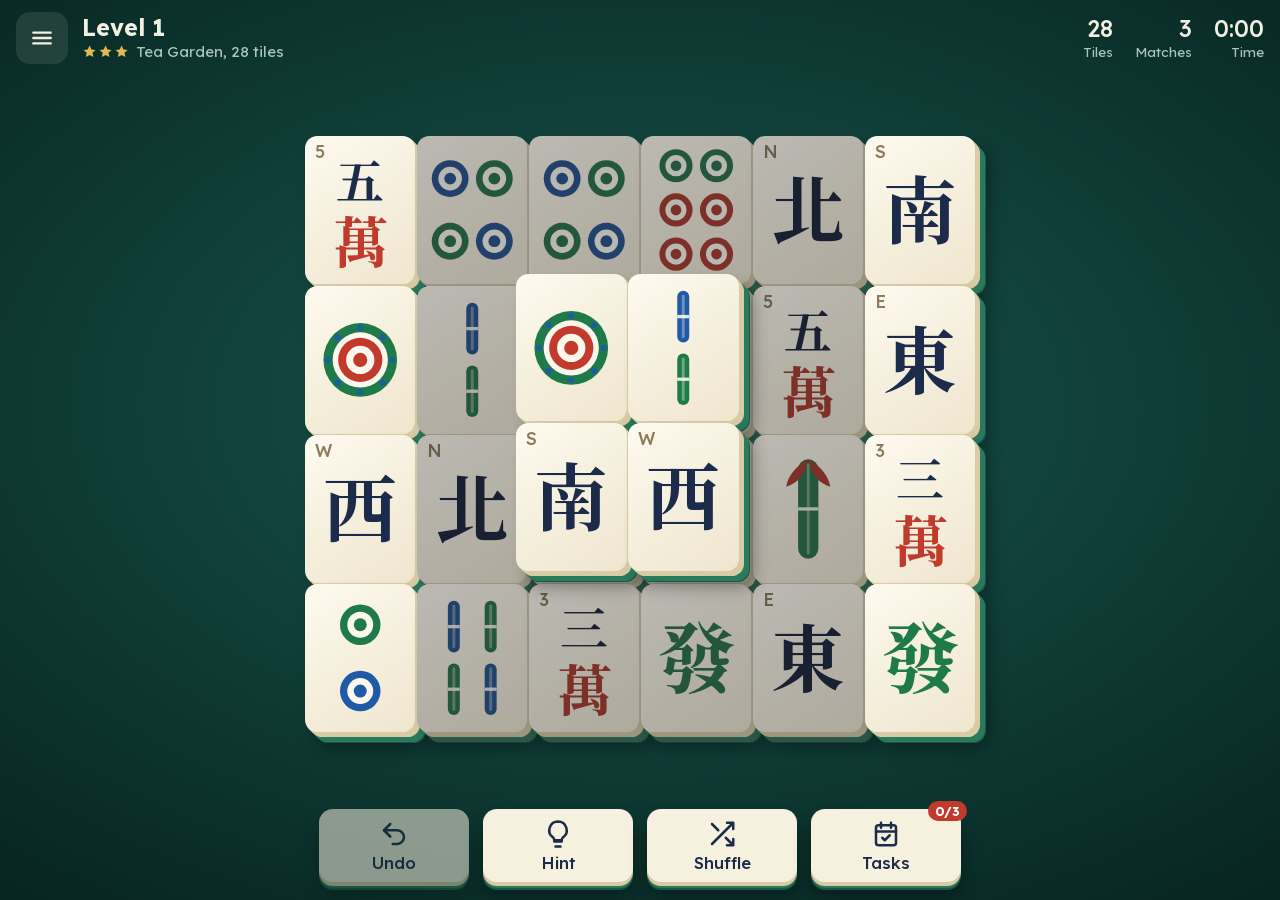
<file: docs/index.html>
<!doctype html>
<html lang="tr">
<head>
<meta charset="utf-8">
<meta name="viewport" content="width=device-width, initial-scale=1, viewport-fit=cover">
<title>Yeşim Mahjong – Ücretsiz Mahjong Solitaire</title>
<meta name="description" content="Ücretsiz Mahjong Solitaire: büyük, okunaklı taşlar, rahat mod, günlük görevler ve sınırsız seviye. Reklamsız, kayıt gerektirmez, tarayıcıda oynanır.">
<link rel="canonical" href="https://merterden-sw.github.io/yesim-mahjong/">
<meta name="theme-color" content="#0f3b35">
<meta name="color-scheme" content="dark">
<link rel="icon" href="icons/favicon-32.png" sizes="32x32" type="image/png">
<link rel="apple-touch-icon" href="icons/apple-touch-icon.png">
<link rel="manifest" href="manifest.webmanifest">
<meta name="apple-mobile-web-app-capable" content="yes">
<meta name="mobile-web-app-capable" content="yes">
<meta name="apple-mobile-web-app-title" content="Yeşim Mahjong">
<meta property="og:type" content="website">
<meta property="og:site_name" content="Yeşim Mahjong">
<meta property="og:title" content="Yeşim Mahjong – Ücretsiz Mahjong Solitaire">
<meta property="og:description" content="Ücretsiz Mahjong Solitaire: büyük, okunaklı taşlar, rahat mod, günlük görevler ve sınırsız seviye. Reklamsız, kayıt gerektirmez, tarayıcıda oynanır.">
<meta property="og:url" content="https://merterden-sw.github.io/yesim-mahjong/">
<meta property="og:image" content="https://merterden-sw.github.io/yesim-mahjong/og.jpg">
<meta property="og:image:width" content="1200">
<meta property="og:image:height" content="630">
<meta property="og:locale" content="tr_TR">
<meta property="og:locale:alternate" content="en_US">
<meta name="twitter:card" content="summary_large_image">
<meta name="twitter:image" content="https://merterden-sw.github.io/yesim-mahjong/og.jpg">
<script type="application/ld+json">{"@context": "https://schema.org", "@type": "VideoGame", "name": "Yeşim Mahjong", "url": "https://merterden-sw.github.io/yesim-mahjong/", "description": "Free Mahjong Solitaire with big, easy-to-read tiles, a relaxed mode, daily tasks and endless levels. No ads, no sign-up.", "genre": ["Puzzle", "Mahjong Solitaire"], "gamePlatform": ["Web browser", "Android", "iOS"], "applicationCategory": "Game", "operatingSystem": "Any", "inLanguage": ["tr", "en"], "offers": {"@type": "Offer", "price": "0", "priceCurrency": "TRY"}, "image": "https://merterden-sw.github.io/yesim-mahjong/og.jpg"}</script>
<link rel="preload" href="fonts/fonts.css" as="style">
<link rel="stylesheet" href="fonts/fonts.css">
<style>html { box-sizing: border-box; padding-top: env(safe-area-inset-top, 0px); padding-bottom: env(safe-area-inset-bottom, 0px); background: #0f3b35; }</style>
<noscript><style>.app { display: none; }</style></noscript>
</head>
<body>
<noscript><p style="color:#f3efe2;font:18px system-ui;padding:24px">Yeşim Mahjong için JavaScript gerekli. / Yeşim Mahjong needs JavaScript.</p></noscript>
<style>
/* Layout: one-screen game table — slim status bar on top, the board fills the jade felt, tile-shaped controls along the bottom edge.
   Single deliberate look (a lacquered jade table), so no light/dark split. */
:root {
  --felt: #0f3b35;
  --felt-light: #17564d;
  --felt-deep: #072420;
  --ivory: #f6f0df;
  --ivory-shade: #d9cba5;
  --jade-back: #2a7a5e;
  --jade-back-dark: #1b5843;
  --selected: #ffe39a;
  --ink: #1d2b4a;
  --cinnabar: #c23a2b;
  --bamboo: #1f7a4a;
  --cobalt: #1f5aa6;
  --brass: #e8b84e;
  --text: #f3efe2;
  --text-muted: #a8c6bc;
  --scrim: rgba(3, 18, 15, .74);
  --font-ui: "Lexend", "Avenir Next", system-ui, sans-serif;
  --font-glyph: "Noto Serif TC", "Songti TC", "PMingLiU", "SimSun", serif;
  color-scheme: dark;
}
html, body { height: 100%; }
body {
  margin: 0;
  overflow: hidden;
  background-color: var(--felt);
  background-image: radial-gradient(ellipse 80% 70% at 50% 45%, var(--felt-light) 0%, var(--felt) 55%, var(--felt-deep) 100%);
  color: var(--text);
  font-family: var(--font-ui);
  font-size: 16px;
  -webkit-tap-highlight-color: transparent;
}
[hidden] { display: none !important; }
button { font: inherit; color: inherit; }
:focus-visible { outline: 3px solid var(--brass); outline-offset: 3px; }

.app {
  height: 100%;
  box-sizing: border-box;
  max-width: 1500px;
  margin: 0 auto;
  padding-inline: 16px;
  display: grid;
  grid-template-rows: auto 1fr auto;
}

/* ---------- top bar ---------- */
.topbar { display: flex; align-items: center; gap: 14px; padding-block: 12px 4px; }
.menu-btn {
  flex: none; width: 52px; height: 52px; border: 0; border-radius: 14px;
  background: rgba(246, 240, 223, .1); display: grid; place-items: center; cursor: pointer;
}
.menu-btn:hover { background: rgba(246, 240, 223, .18); }
.menu-btn svg { width: 26px; height: 26px; }
.level { min-width: 0; }
.level h1 { margin: 0; font-size: 1.45rem; font-weight: 700; line-height: 1.15; }
.level p { margin: 0; color: var(--text-muted); font-size: .95rem; white-space: nowrap; overflow: hidden; text-overflow: ellipsis; }
.stats { margin-left: auto; display: flex; gap: 22px; }
.stat { display: flex; flex-direction: column; align-items: flex-end; }
.stat b { font-size: 1.45rem; font-weight: 500; font-variant-numeric: tabular-nums; line-height: 1.15; }
.stat span { font-size: .85rem; color: var(--text-muted); white-space: nowrap; }
.stat.low b { color: var(--brass); }

/* ---------- board ---------- */
.stage { position: relative; min-height: 0; }
.board { position: absolute; }
.tile {
  position: absolute; padding: 0; border: 0; cursor: pointer;
  background: var(--ivory);
  background-image: linear-gradient(145deg, #fffaf0 0%, var(--ivory) 45%, #efe6cf 100%);
  box-shadow: var(--tile-shadow);
  transition: transform .14s ease, filter .2s ease, background .14s ease;
}
.tile svg { display: block; width: 100%; height: 100%; pointer-events: none; }
.board.dim .tile.blocked { filter: brightness(.74) saturate(.75); }
.tile.sel {
  background: var(--selected);
  transform: translate(calc(var(--d) * -.5), calc(var(--d) * -.5));
}
.tile.hint { animation: hint 0.9s ease-in-out 3; }
.tile.shake { animation: shake .32s; }
.tile.gone { animation: vanish .3s ease-in forwards; pointer-events: none; }
.tile.dealt { animation: deal .42s cubic-bezier(.2, .8, .3, 1.2) backwards; }
.tile.flip { animation: flip .36s ease-in-out; }
@keyframes hint { 50% { background: #bfe8d4; transform: translateY(calc(var(--d) * -.8)); } }
@keyframes shake { 25% { transform: translateX(-4px); } 75% { transform: translateX(4px); } }
@keyframes vanish { to { opacity: 0; transform: scale(1.15) translateY(-10px); } }
@keyframes deal { from { opacity: 0; transform: translateY(-28px) scale(.92); } }
@keyframes flip { 50% { transform: scaleX(.05); } }
.g { font-family: var(--font-glyph); font-weight: 700; }
.idx { font-family: var(--font-ui); font-weight: 500; font-size: 9.5px; fill: #8b7d5c; }

/* ---------- controls ---------- */
.controls { display: flex; justify-content: center; gap: 14px; padding-block: 8px 18px; }
.ctrl {
  flex: 1 1 0; max-width: 150px; min-width: 0;
  border: 0; border-radius: 14px; cursor: pointer;
  padding: 10px 8px 9px; color: var(--ink); font-weight: 500; font-size: 1.05rem;
  background: var(--ivory);
  display: flex; flex-direction: column; align-items: center; gap: 3px;
  box-shadow: 0 2px 0 var(--ivory-shade), 0 4px 0 var(--ivory-shade), 0 6px 0 var(--jade-back), 0 8px 0 var(--jade-back-dark), 0 14px 18px rgba(0, 0, 0, .35);
  transition: transform .08s, box-shadow .08s;
}
.ctrl svg { width: 30px; height: 30px; }
.ctrl:hover { background: #fffaf0; }
.ctrl:active { transform: translateY(5px); box-shadow: 0 1px 0 var(--ivory-shade), 0 3px 0 var(--jade-back-dark), 0 6px 10px rgba(0, 0, 0, .35); }
.ctrl:disabled { opacity: .55; cursor: default; }

/* ---------- overlays ---------- */
.overlay {
  position: fixed; inset: 0; z-index: 100000; background: var(--scrim);
  display: grid; place-items: center; padding: 16px; overflow-y: auto;
}
.panel {
  width: 100%; max-width: 520px; box-sizing: border-box;
  background: var(--ivory); color: var(--ink); border-radius: 22px; padding: 28px 26px 24px;
  box-shadow: 0 4px 0 var(--ivory-shade), 0 9px 0 var(--jade-back), 0 30px 60px rgba(0, 0, 0, .45);
  display: grid; gap: 18px;
}
.panel h2 { margin: 0; font-size: 1.7rem; text-wrap: balance; }
.panel p { margin: 0; font-size: 1.08rem; line-height: 1.55; color: #3f4a5e; }
.panel h3 { margin: 0; font-size: 1.1rem; }
.row { display: flex; gap: 12px; flex-wrap: wrap; }
.btn {
  flex: 1 1 auto; border: 0; border-radius: 14px; padding: 15px 20px; cursor: pointer;
  font-size: 1.12rem; font-weight: 500; background: #e7dcc0; color: var(--ink);
}
.btn:hover { background: #ded0ae; }
.btn.primary { background: var(--jade-back); color: #fff; }
.btn.primary:hover { background: var(--jade-back-dark); }
.result { display: flex; gap: 28px; }
.result div { display: flex; flex-direction: column; }
.result b { font-size: 1.8rem; font-variant-numeric: tabular-nums; }
.result span { color: #6b6450; font-size: .95rem; }

.levels { display: grid; grid-template-columns: repeat(7, 1fr); gap: 8px; }
.lvl {
  aspect-ratio: 3 / 4; border: 0; border-radius: 9px; cursor: pointer; padding: 0;
  background: #fffaf0; color: var(--ink); font-size: 1.15rem; font-weight: 700;
  box-shadow: 0 2px 0 var(--ivory-shade), 0 4px 0 var(--jade-back);
  display: grid; place-items: center;
}
.lvl.done { color: var(--bamboo); }
.lvl.current { background: var(--selected); }
.lvl:disabled { background: #e3d9bf; color: #a49a80; box-shadow: none; cursor: default; }
.lvl svg { width: 16px; height: 16px; }
.switch { display: flex; align-items: center; justify-content: space-between; gap: 16px; font-size: 1.05rem; cursor: pointer; }
.switch input { appearance: none; width: 54px; height: 32px; border-radius: 16px; background: #cfc3a3; position: relative; cursor: pointer; flex: none; margin: 0; transition: background .15s; }
.switch input::after { content: ""; position: absolute; top: 4px; left: 4px; width: 24px; height: 24px; border-radius: 50%; background: #fff; transition: transform .15s; }
.switch input:checked { background: var(--jade-back); }
.switch input:checked::after { transform: translateX(22px); }
.rules { font-size: 1rem !important; }
.switch small { display: block; font-size: .88rem; color: #6b6450; margin-top: 2px; }
.switch select { font: inherit; font-size: 1rem; padding: 8px 12px; border-radius: 10px; border: 2px solid #cfc3a3; background: #fffaf0; color: var(--ink); color-scheme: light; }
.backup { border-top: 1px solid #e2d6b6; padding-top: 14px; display: grid; gap: 12px; }
.backup summary { cursor: pointer; font-weight: 500; font-size: 1.05rem; }
.backup[open] { gap: 12px; }
.backup > * + * { margin-top: 12px; }
.backup-box { display: grid; gap: 8px; }
.backup-box textarea { font: 14px/1.4 ui-monospace, Menlo, monospace; padding: 10px; border-radius: 10px; border: 2px solid #cfc3a3; background: #fffaf0; color: var(--ink); resize: vertical; width: 100%; box-sizing: border-box; color-scheme: light; }

.toast {
  position: fixed; left: 50%; bottom: calc(110px + env(safe-area-inset-bottom, 0px)); transform: translateX(-50%);
  z-index: 100001; background: var(--ink); color: var(--text); padding: 12px 20px; border-radius: 12px;
  font-size: 1.05rem; box-shadow: 0 10px 30px rgba(0, 0, 0, .4); max-width: calc(100% - 32px); box-sizing: border-box; text-align: center;
}

@media (max-width: 560px) {
  .topbar { gap: 10px; }
  .menu-btn { width: 44px; height: 44px; }
  .level h1 { font-size: 1.15rem; }
  .level p { font-size: .82rem; }
  .stats { gap: 12px; }
  .stat b { font-size: 1.1rem; }
  .stat span { font-size: .72rem; }
  .ctrl { font-size: .95rem; }
  .ctrl svg { width: 26px; height: 26px; }
  .controls { gap: 10px; }
  .ctrl { font-size: .88rem; }
  .levels { gap: 6px; }
  .lvl { font-size: 1rem; }
}
/* ---------- stars ---------- */
.star { width: 1em; height: 1em; display: inline-block; vertical-align: -0.12em; }
.star path { fill: var(--star-off, rgba(246, 240, 223, .22)); }
.star.on path { fill: var(--brass); }
.live-stars { display: inline-flex; gap: 1px; margin-right: 6px; font-size: .95rem; }
.level p { display: flex; align-items: center; }
.level p span:last-child { overflow: hidden; text-overflow: ellipsis; }
.win-stars { display: flex; justify-content: center; gap: 10px; font-size: 64px; --star-off: #e2d7ba; }
.win-stars .star.on { animation: starpop .5s cubic-bezier(.3, 1.6, .5, 1) backwards; }
.win-stars .star:nth-child(2) { animation-delay: .25s; transform: translateY(-10px); }
.win-stars .star:nth-child(3) { animation-delay: .5s; }
@keyframes starpop { from { transform: scale(0) rotate(-40deg); opacity: 0; } }
.win-notes { display: grid; gap: 6px; }
.win-notes p { font-size: 1rem; }
.lvl { display: flex; flex-direction: column; align-items: center; justify-content: center; gap: 2px; --star-off: #d8ccaa; }
.lvl .mini { display: flex; font-size: 10px; }
.menu-sub { margin-top: -10px !important; }
.site-links { display: flex; gap: 18px; justify-content: center; font-size: .95rem; }
.site-links a { color: #4d5466; }

/* ---------- daily tasks ---------- */
.ctrl { position: relative; }
.badge {
  position: absolute; top: -8px; right: -6px; min-width: 26px; padding: 2px 7px; box-sizing: border-box;
  border-radius: 13px; background: var(--cinnabar); color: #fff; font-size: .8rem; font-weight: 700; font-variant-numeric: tabular-nums;
}
.badge.full { background: var(--bamboo); }
.streak { display: flex; align-items: center; gap: 14px; background: #efe5cb; border-radius: 14px; padding: 12px 16px; }
.streak b { font-size: 2rem; line-height: 1; color: var(--cinnabar); font-variant-numeric: tabular-nums; }
.streak span { font-size: 1rem; color: #4d5466; line-height: 1.35; }
.tasks { list-style: none; margin: 0; padding: 0; display: grid; gap: 12px; }
.task { display: grid; grid-template-columns: 34px 1fr; gap: 6px 12px; align-items: center; }
.task .check {
  grid-row: span 2; width: 34px; height: 34px; border-radius: 50%; border: 2.5px solid #c9bd9b;
  display: grid; place-items: center; box-sizing: border-box;
}
.task.done .check { background: var(--bamboo); border-color: var(--bamboo); color: #fff; }
.task .check svg { width: 18px; height: 18px; }
.task .label { font-size: 1.08rem; font-weight: 500; min-width: 0; }
.task.done .label { color: #6b7a6f; }
.task .bar { display: flex; align-items: center; gap: 10px; }
.task .track { flex: 1; height: 9px; border-radius: 5px; background: #e4d9bd; overflow: hidden; }
.task .fill { height: 100%; border-radius: 5px; background: var(--brass); }
.task.done .fill { background: var(--bamboo); }
.task .count { font-size: .9rem; color: #6b6450; font-variant-numeric: tabular-nums; min-width: 52px; text-align: right; }

@media (prefers-reduced-motion: reduce) {
  .win-stars .star.on { animation: none; }
  .tile, .tile.hint, .tile.dealt, .tile.flip, .tile.shake { animation: none !important; transition: none !important; }
  .tile.gone { animation: none; opacity: 0; }
}
</style>

<div class="app">
  <header class="topbar">
    <button class="menu-btn" id="menuBtn" data-i18n-aria="menuOpen" aria-label="Menüyü aç">
      <svg viewBox="0 0 24 24" fill="none" stroke="currentColor" stroke-width="2.2" stroke-linecap="round"><path d="M4 7h16M4 12h16M4 17h16"/></svg>
    </button>
    <div class="level">
      <h1 id="levelTitle">Seviye 1</h1>
      <p><span class="live-stars" id="liveStars" role="img" aria-label="Şu anki yıldız"></span><span id="levelName">Çay Bahçesi</span></p>
    </div>
    <div class="stats" aria-live="polite">
      <div class="stat"><b id="statTiles">0</b><span data-i18n="statTiles">Taş</span></div>
      <div class="stat" id="movesStat"><b id="statMoves">0</b><span data-i18n="statMoves">Eşleşme</span></div>
      <div class="stat" id="timeStat"><b id="statTime">0:00</b><span data-i18n="statTime">Süre</span></div>
    </div>
  </header>

  <main class="stage" id="stage">
    <div class="board dim" id="board" role="group" data-i18n-aria="board" aria-label="Oyun tahtası"></div>
  </main>

  <nav class="controls" data-i18n-aria="controls" aria-label="Oyun kontrolleri">
    <button class="ctrl" id="undoBtn">
      <svg viewBox="0 0 24 24" fill="none" stroke="currentColor" stroke-width="2" stroke-linecap="round" stroke-linejoin="round"><path d="M9 14 4 9l5-5"/><path d="M4 9h10.5a5.5 5.5 0 0 1 0 11H11"/></svg>
      <span data-i18n="undo">Geri al</span>
    </button>
    <button class="ctrl" id="hintBtn">
      <svg viewBox="0 0 24 24" fill="none" stroke="currentColor" stroke-width="2" stroke-linecap="round" stroke-linejoin="round"><path d="M9 18h6M10 22h4"/><path d="M12 2a7 7 0 0 0-4 12.7c.6.5 1 1.3 1 2.1V17h6v-.2c0-.8.4-1.6 1-2.1A7 7 0 0 0 12 2z"/></svg>
      <span data-i18n="hint">İpucu</span>
    </button>
    <button class="ctrl" id="shuffleBtn">
      <svg viewBox="0 0 24 24" fill="none" stroke="currentColor" stroke-width="2" stroke-linecap="round" stroke-linejoin="round"><path d="M16 3h5v5M4 20 21 3M21 16v5h-5M15 15l6 6M4 4l5 5"/></svg>
      <span data-i18n="shuffle">Karıştır</span>
    </button>
    <button class="ctrl" id="tasksBtn">
      <svg viewBox="0 0 24 24" fill="none" stroke="currentColor" stroke-width="2" stroke-linecap="round" stroke-linejoin="round"><rect x="4" y="5" width="16" height="16" rx="2"/><path d="M8 3v4M16 3v4M4 10h16M9 15l2 2 4-4"/></svg>
      <span data-i18n="tasks">Görevler</span>
      <span class="badge" id="tasksBadge">0/3</span>
    </button>
  </nav>
</div>

<!-- Menu -->
<div class="overlay" id="menu" hidden>
  <div class="panel" role="dialog" aria-modal="true" aria-labelledby="menuTitle">
    <h2 id="menuTitle" data-i18n="levels">Seviyeler</h2>
    <p class="menu-sub" id="menuStars">Toplam 0 yıldız</p>
    <div class="levels" id="levelGrid"></div>
    <label class="switch" for="optSound"><span data-i18n="optSound">Ses efektleri</span> <input type="checkbox" id="optSound"></label>
    <label class="switch" for="optDim"><span data-i18n="optDim">Seçilemeyen taşları koyulaştır</span> <input type="checkbox" id="optDim"></label>
    <label class="switch" for="optRelaxed"><span><span data-i18n="optRelaxed">Rahat mod</span><small data-i18n="optRelaxedHint">Süre tutulmaz, yıldız için acele etmen gerekmez.</small></span> <input type="checkbox" id="optRelaxed"></label>
    <label class="switch" for="optLang"><span data-i18n="optLang">Dil</span>
      <select id="optLang"><option value="tr">Türkçe</option><option value="en">English</option></select>
    </label>
    <p class="rules" data-i18n="rules">Aynı iki taşı seç, tahtadan kalksınlar. Bir taşı seçebilmen için üstünde taş olmamalı ve sağı ya da solu boş olmalı. Çiçekler kendi aralarında, mevsimler kendi aralarında eşleşir.</p>
    <details class="backup">
      <summary data-i18n="backupTitle">İlerleme yedeği</summary>
      <p class="rules" data-i18n="backupText">İlerlemen bu tarayıcıda saklanır. Başka bir cihaza geçerken ya da tarayıcı verisini silmeden önce yedek kodunu kopyalayıp sakla.</p>
      <div class="row">
        <button class="btn" id="backupCopyBtn" data-i18n="backupCopy">Yedek kodunu kopyala</button>
        <button class="btn" id="backupShowBtn" data-i18n="backupRestore">Yedekten geri yükle</button>
      </div>
      <div class="backup-box" id="backupBox" hidden>
        <label for="backupCode" data-i18n="backupPaste">Yedek kodunu buraya yapıştır</label>
        <textarea id="backupCode" rows="3" spellcheck="false"></textarea>
        <button class="btn primary" id="backupLoadBtn" data-i18n="backupLoad">Yedeği yükle</button>
      </div>
    </details>
    <div class="row">
      <button class="btn" id="restartBtn" data-i18n="restart">Seviyeyi baştan başlat</button>
      <button class="btn primary" id="closeMenuBtn" data-i18n="back">Oyuna dön</button>
    </div>
    <p class="site-links"><a href="gizlilik.html" target="_blank" rel="noopener">Gizlilik / Privacy</a><a href="https://github.com/Merterden-sw/yesim-mahjong/issues" target="_blank" rel="noopener">Geri bildirim / Feedback</a></p>
  </div>
</div>

<!-- Win -->
<div class="overlay" id="win" hidden>
  <div class="panel" role="dialog" aria-modal="true" aria-labelledby="winTitle">
    <div class="win-stars" id="winStars" role="img"></div>
    <h2 id="winTitle">Tebrikler, tahta temizlendi</h2>
    <div class="win-notes" id="winNotes"></div>
    <div class="result">
      <div id="winTimeBox"><b id="winTime">0:00</b><span data-i18n="yourTime">Süren</span></div>
      <div id="winBestBox"><b id="winBest">0:00</b><span data-i18n="bestTime">En iyi süren</span></div>
    </div>
    <div class="row">
      <button class="btn" id="replayBtn" data-i18n="replay">Tekrar oyna</button>
      <button class="btn primary" id="nextBtn" data-i18n="next">Sonraki seviye</button>
    </div>
  </div>
</div>

<!-- Stuck -->
<div class="overlay" id="stuck" hidden>
  <div class="panel" role="dialog" aria-modal="true" aria-labelledby="stuckTitle">
    <h2 id="stuckTitle" data-i18n="stuckTitle">Eşleşecek taş kalmadı</h2>
    <p data-i18n="stuckText">Kalan taşları karıştırırsan oyuna kaldığın yerden devam edersin. Son hamleni geri de alabilirsin.</p>
    <div class="row">
      <button class="btn" id="stuckUndoBtn" data-i18n="undo">Geri al</button>
      <button class="btn primary" id="stuckShuffleBtn" data-i18n="stuckShuffle">Taşları karıştır</button>
    </div>
  </div>
</div>

<!-- Daily tasks -->
<div class="overlay" id="tasks" hidden>
  <div class="panel" role="dialog" aria-modal="true" aria-labelledby="tasksTitle">
    <h2 id="tasksTitle" data-i18n="tasksTitle">Bugünün görevleri</h2>
    <p class="menu-sub" id="tasksDate"></p>
    <div class="streak"><b id="streakCount">0</b><span id="streakText">Üç görevi de bitirdiğin her gün serin bir gün uzar.</span></div>
    <ul class="tasks" id="taskList"></ul>
    <p class="rules" data-i18n="tasksRefresh">Görevler her gece yarısı yenilenir.</p>
    <div class="row"><button class="btn primary" id="closeTasksBtn" data-i18n="back">Oyuna dön</button></div>
  </div>
</div>

<div class="toast" id="toast" role="status" hidden></div>

<script>
(() => {
'use strict';

/* ================= Language ================= */
const STRINGS = {
  tr: {
    menuOpen: 'Menüyü aç', statTiles: 'Taş', statMoves: 'Eşleşme', statTime: 'Süre', board: 'Oyun tahtası', controls: 'Oyun kontrolleri',
    undo: 'Geri al', hint: 'İpucu', shuffle: 'Karıştır', tasks: 'Görevler', levels: 'Seviyeler',
    optSound: 'Ses efektleri', optDim: 'Seçilemeyen taşları koyulaştır', optRelaxed: 'Rahat mod',
    optRelaxedHint: 'Süre tutulmaz, yıldız için acele etmen gerekmez.', optLang: 'Dil',
    rules: 'Aynı iki taşı seç, tahtadan kalksınlar. Bir taşı seçebilmen için üstünde taş olmamalı ve sağı ya da solu boş olmalı. Çiçekler kendi aralarında, mevsimler kendi aralarında eşleşir.',
    backupTitle: 'İlerleme yedeği',
    backupText: 'İlerlemen bu tarayıcıda saklanır. Başka bir cihaza geçerken ya da tarayıcı verisini silmeden önce yedek kodunu kopyalayıp sakla.',
    backupCopy: 'Yedek kodunu kopyala', backupRestore: 'Yedekten geri yükle', backupPaste: 'Yedek kodunu buraya yapıştır', backupLoad: 'Yedeği yükle',
    backupCopied: 'Yedek kodu kopyalandı. Güvenli bir yere yapıştır.', backupSelect: 'Kod aşağıda seçili. Kopyalayıp güvenli bir yere yapıştır.',
    backupLoaded: 'Yedek yüklendi. {n}. seviyeye kadar açık.', backupBad: 'Bu kod okunamadı. Kodun tamamını kopyaladığından emin ol.',
    restart: 'Seviyeyi baştan başlat', back: 'Oyuna dön', yourTime: 'Süren', bestTime: 'En iyi süren', replay: 'Tekrar oyna', next: 'Sonraki seviye',
    stuckTitle: 'Eşleşecek taş kalmadı', stuckText: 'Kalan taşları karıştırırsan oyuna kaldığın yerden devam edersin. Son hamleni geri de alabilirsin.',
    stuckShuffle: 'Taşları karıştır', tasksTitle: 'Bugünün görevleri', tasksRefresh: 'Görevler her gece yarısı yenilenir.',
    levelN: 'Seviye {n}', levelSub: '{name}, {n} taş', levelDone: 'Seviye {n} tamamlandı', locked: 'Seviye {n}, kilitli',
    levelAria: 'Seviye {n}, {name}', levelAriaStars: 'Seviye {n}, {name}, {s} yıldız', totalStars: 'Toplam {n} yıldız',
    starsAria: '{n} yıldız', liveAria: 'Şu an {n} yıldız alırsın',
    noteThree: 'Üç yıldız: hiç yardım almadan ve hedef sürenin altında bitirdin.', noteThreeRelaxed: 'Üç yıldız: hiç yardım almadan bitirdin.',
    noteHelpers: 'İpucu ve karıştırma kullanmadan bitirirsen bir yıldız daha alırsın.', noteTime: '{t} altında bitirirsen bir yıldız daha alırsın.',
    taskDone: 'Görev tamamlandı: {t}', allDone: 'Bugünün üç görevi de tamam. Serin {n} gün oldu.',
    shuffled: 'Taşlar karıştırıldı', cantShuffle: 'Bu dizilim karıştırılamıyor. Bir hamle geri almayı dene.',
    badgeAria: 'Günlük görevler, {n} / 3 tamamlandı', taskComplete: 'Tamam',
    streakNone: 'Üç görevi de bitirdiğin her gün serin bir gün uzar.', streakToday: 'günlük seri. Bugünü tamamladın, yarın devam et.',
    streakOpen: 'günlük seri. Bugün üç görevi de bitirirsen seri uzar.',
    task_match40: '40 çift taş eşleştir', task_match80: '80 çift taş eşleştir', task_dragons: '4 çift ejder taşı eşleştir',
    task_winds: '4 çift rüzgâr taşı eşleştir', task_flowers: '2 çift çiçek ya da mevsim taşı eşleştir', task_bams: '8 çift bambu taşı eşleştir',
    task_dots: '8 çift daire taşı eşleştir', task_levels2: '2 seviye bitir', task_levels3: '3 seviye bitir',
    task_big: '84 taşlık ya da daha büyük bir dizilimi bitir', task_nohint: 'İpucu ve karıştırma kullanmadan bir seviye bitir',
    task_three: 'Bir seviyeyi 3 yıldızla bitir', task_fast: 'Bir seviyeyi 2 dakikanın altında bitir',
    dot: '{n} daire', bam: '{n} bambu', crak: '{n} karakter', wind: '{w} rüzgârı', winds: ['Doğu', 'Güney', 'Batı', 'Kuzey'], windLetters: ['D', 'G', 'B', 'K'],
    dragons: ['Kırmızı ejder', 'Yeşil ejder', 'Beyaz ejder'], flower: 'Çiçek, {w}', flowers: ['Erik çiçeği', 'Orkide', 'Krizantem', 'Bambu çiçeği'],
    season: 'Mevsim, {w}', seasons: ['İlkbahar', 'Yaz', 'Sonbahar', 'Kış'], locale: 'tr-TR',
  },
  en: {
    menuOpen: 'Open menu', statTiles: 'Tiles', statMoves: 'Matches', statTime: 'Time', board: 'Game board', controls: 'Game controls',
    undo: 'Undo', hint: 'Hint', shuffle: 'Shuffle', tasks: 'Tasks', levels: 'Levels',
    optSound: 'Sound effects', optDim: 'Darken tiles you can’t pick', optRelaxed: 'Relaxed mode',
    optRelaxedHint: 'No clock. You never need to hurry for a star.', optLang: 'Language',
    rules: 'Pick two matching tiles to clear them. A tile can be picked when nothing sits on top of it and its left or right side is open. Any flower matches any flower, and any season matches any season.',
    backupTitle: 'Progress backup',
    backupText: 'Your progress is stored in this browser. Copy your backup code and keep it somewhere safe before switching devices or clearing browser data.',
    backupCopy: 'Copy backup code', backupRestore: 'Restore from backup', backupPaste: 'Paste your backup code here', backupLoad: 'Load backup',
    backupCopied: 'Backup code copied. Paste it somewhere safe.', backupSelect: 'The code is selected below. Copy it and keep it somewhere safe.',
    backupLoaded: 'Backup loaded. Levels up to {n} are open.', backupBad: 'This code can’t be read. Make sure you copied all of it.',
    restart: 'Restart level', back: 'Back to game', yourTime: 'Your time', bestTime: 'Best time', replay: 'Play again', next: 'Next level',
    stuckTitle: 'No matches left', stuckText: 'Shuffle the remaining tiles to keep playing from here, or undo your last move.',
    stuckShuffle: 'Shuffle tiles', tasksTitle: 'Today’s tasks', tasksRefresh: 'New tasks arrive every midnight.',
    levelN: 'Level {n}', levelSub: '{name}, {n} tiles', levelDone: 'Level {n} complete', locked: 'Level {n}, locked',
    levelAria: 'Level {n}, {name}', levelAriaStars: 'Level {n}, {name}, {s} stars', totalStars: '{n} stars in total',
    starsAria: '{n} stars', liveAria: 'You would get {n} stars now',
    noteThree: 'Three stars: no help and under the target time.', noteThreeRelaxed: 'Three stars: you finished without any help.',
    noteHelpers: 'Finish without hints or shuffles for one more star.', noteTime: 'Finish under {t} for one more star.',
    taskDone: 'Task complete: {t}', allDone: 'All three tasks done today. Your streak is {n} days.',
    shuffled: 'Tiles shuffled', cantShuffle: 'This board can’t be shuffled. Try undoing a move.',
    badgeAria: 'Daily tasks, {n} of 3 done', taskComplete: 'Done',
    streakNone: 'Finish all three tasks in a day to grow your streak.', streakToday: 'day streak. Today is done, come back tomorrow.',
    streakOpen: 'day streak. Finish all three tasks today to keep it going.',
    task_match40: 'Match 40 pairs', task_match80: 'Match 80 pairs', task_dragons: 'Match 4 pairs of dragons',
    task_winds: 'Match 4 pairs of winds', task_flowers: 'Match 2 pairs of flowers or seasons', task_bams: 'Match 8 pairs of bamboo',
    task_dots: 'Match 8 pairs of circles', task_levels2: 'Finish 2 levels', task_levels3: 'Finish 3 levels',
    task_big: 'Finish a board with 84 tiles or more', task_nohint: 'Finish a level without hints or shuffles',
    task_three: 'Finish a level with 3 stars', task_fast: 'Finish a level in under 2 minutes',
    dot: '{n} circles', bam: '{n} bamboo', crak: '{n} characters', wind: '{w} wind', winds: ['East', 'South', 'West', 'North'], windLetters: ['E', 'S', 'W', 'N'],
    dragons: ['Red dragon', 'Green dragon', 'White dragon'], flower: 'Flower, {w}', flowers: ['Plum', 'Orchid', 'Chrysanthemum', 'Bamboo'],
    season: 'Season, {w}', seasons: ['Spring', 'Summer', 'Autumn', 'Winter'], locale: 'en-US',
  },
};
let lang = 'tr';
const L = (k) => STRINGS[lang][k] ?? STRINGS.tr[k];
const t = (k, vars = {}) => String(L(k)).replace(/\{(\w+)\}/g, (_, v) => vars[v] ?? '');
function applyLang() {
  document.documentElement.lang = lang;
  document.querySelectorAll('[data-i18n]').forEach((el) => { el.textContent = t(el.dataset.i18n); });
  document.querySelectorAll('[data-i18n-aria]').forEach((el) => el.setAttribute('aria-label', t(el.dataset.i18nAria)));
  faceCache.clear();
}

/* ================= Layouts (half-tile grid units) ================= */
const fromMaps = (layers) => {
  const out = [];
  // A layer sits at its own index unless it sets z, which lets offset rows share a level.
  layers.forEach((L, i) => { const z = L.z ?? i; L.map.forEach((row, r) => [...row].forEach((ch, c) => {
    if (ch === 'X') out.push({ x: c * 2 + (L.dx || 0), y: r * 2 + (L.dy || 0), z });
  })); });
  return out;
};
const turtle = () => {
  const P = [], add = (x, y, z) => P.push({ x: x * 2, y: y * 2, z });
  [[1, 12], [3, 10], [2, 11], [1, 12], [1, 12], [2, 11], [3, 10], [1, 12]]
    .forEach(([a, b], y) => { for (let x = a; x <= b; x++) add(x, y, 0); });
  add(0, 3.5, 0); add(13, 3.5, 0); add(14, 3.5, 0);
  for (let y = 1; y <= 6; y++) for (let x = 4; x <= 9; x++) add(x, y, 1);
  for (let y = 2; y <= 5; y++) for (let x = 5; x <= 8; x++) add(x, y, 2);
  for (let y = 3; y <= 4; y++) for (let x = 6; x <= 7; x++) add(x, y, 3);
  add(6.5, 3.5, 4);
  return P;
};
const tower = ['............', '............', '.XX..XX..XX.', '.XX..XX..XX.'];
const LAYOUTS = [
  { name: 'Çay Bahçesi', en: 'Tea Garden', build: () => fromMaps([
    { map: ['XXXXXX', 'XXXXXX', 'XXXXXX', 'XXXXXX'] },
    { map: ['......', '..XX..', '..XX..'] }]) },
  { name: 'Köprü', en: 'Bridge', build: () => fromMaps([
    { map: ['.XXXXXX.', 'XXXXXXXX', 'XXXXXXXX', 'XXXXXXXX', '.XXXXXX.'] },
    { map: ['........', '..XXXX..', '..XXXX..', '..XXXX..'] },
    { map: ['........', '...XX...', '...XX...'], dy: 1 }]) },
  { name: 'Kelebek', en: 'Butterfly', build: () => fromMaps([
    { map: ['XX.....XX', 'XXX...XXX', 'XXXX.XXXX', '.XXXXXXX.', 'XXXX.XXXX', 'XXX...XXX', 'XX.....XX'] },
    { map: ['.........', '.X.....X.', '.XX...XX.', '...XXX...', '.XX...XX.', '.X.....X.'] },
    { map: ['.........', '.........', '.........', '...X.X...'] }]) },
  { name: 'Piramit', en: 'Pyramid', build: () => fromMaps([
    { map: ['XXXXXXXX', 'XXXXXXXX', 'XXXXXXXX', 'XXXXXXXX', 'XXXXXXXX', 'XXXXXXXX'] },
    { map: ['........', '.XXXXXX.', '.XXXXXX.', '.XXXXXX.', '.XXXXXX.'] },
    { map: ['........', '........', '..XXXX..', '..XXXX..'] },
    { map: ['........', '........', '...XX...', '...XX...'] }]) },
  { name: 'Kale', en: 'Fortress', build: () => fromMaps([
    { map: ['XX.XXXX.XX', 'XXXXXXXXXX', '.XXXXXXXX.', 'XXXXXXXXXX', 'XXXXXXXXXX', '.XXXXXXXX.', 'XXXXXXXXXX', 'XX.XXXX.XX'] },
    { map: ['X.......X', '.XXXXXXX.', '.X.....X.', '.X.....X.', '.XXXXXXX.', 'X.......X'], dx: 1, dy: 1 },
    { map: ['.........', '..X...X..', '.........', '.........', '..X...X..'], dx: 1, dy: 1 }]) },
  { name: 'Kuleler', en: 'Towers', build: () => fromMaps([
    { map: ['XXXXXXXXXXXX', 'XXXXXXXXXXXX', 'XXXXXXXXXXXX', 'XXXXXXXXXXXX', 'XXXXXXXXXXXX', 'XXXXXXXXXXXX'] },
    { map: tower }, { map: tower }, { map: tower }]) },
  { name: 'Kaplumbağa', en: 'Turtle', build: turtle },
  { name: 'Yıldız', en: 'Star', build: () => fromMaps([
    { map: ['....X....', '....X....', '...XXX...', 'XXXXXXXXX', '.XXXXXXX.', '..XXXXX..', '.XXX.XXX.', 'XX.....XX'] },
    { map: ['.........', '.........', '....X....', '..XXXXX..', '..XXXXX..', '...XXX...'] },
    { map: ['.........', '.........', '.........', '....X....', '....X....'] }]) },
  { name: 'Ejderha', en: 'Dragon', build: () => fromMaps([
    { map: ['XX..........XX', 'XXX........XXX', '.XXX..XX..XXX.', '..XXXXXXXXXX..', '...XXXXXXXX...', '....XX..XX....'] },
    { map: ['..............', '.X..........X.', '..X...XX...X..', '...XXXXXXXX...', '....XX..XX....'] },
    { map: ['..............', '..............', '......XX......', '....XXXXXX....'] }]) },
  { name: 'Kalp', en: 'Heart', build: () => fromMaps([
    { map: ['.XX...XX.', 'XXXX.XXXX', 'XXXXXXXXX', 'XXXXXXXXX', '.XXXXXXX.', '..XXXXX..', '...XXX...', '....X....'] },
    { map: ['.........', '.XX...XX.', '.XXXXXXX.', '..XXXXX..', '...XXX...'] },
    { map: ['.........', '.........', '..XX.XX..', '....X....'], dy: 0 }]) },
  { name: 'Petek', en: 'Honeycomb', build: () => fromMaps([
    { map: ['XXXXXXXX', '........', 'XXXXXXXX', '........', 'XXXXXXXX', '........', 'XXXXXXXX'] },
    { map: ['XXXXXXX', '.......', 'XXXXXXX', '.......', 'XXXXXXX'], dx: 1, dy: 2, z: 0 },
    { map: ['.XXXXX.', '.......', '.XXXXX.', '.......', '.XXXXX.'], dx: 1, dy: 1, z: 1 },
    { map: ['..XXX..', '.......', '..XXX..'], dx: 1, dy: 1, z: 2 }]) },
  { name: 'Pagoda', en: 'Pagoda', build: () => fromMaps([
    { map: ['XXXXXXXXXX', 'XXXXXXXXXX', 'XXXXXXXXXX', 'XXXXXXXXXX', 'XXXXXXXXXX', 'XXXXXXXXXX', 'XXXXXXXXXX'] },
    { map: ['..........', '.XXXXXXXX.', '.XXXXXXXX.', '.XXXXXXXX.', '.XXXXXXXX.', '.XXXXXXXX.'] },
    { map: ['..........', '..........', '..XXXXXX..', '..XXXXXX..', '..XXXXXX..'] },
    { map: ['..........', '..........', '...XXXX...', '...XXXX...', '...XXXX...'] },
    { map: ['....', '...', '..XX'], dx: 4, dy: 1 }]) },
];

// Levels past the hand-made boards are carved from a seed, so level N is the same board for every player.
const GEN_NAMES = {
  tr: ['Lotus', 'Bulut', 'Nehir', 'Fener', 'Ada', 'Vadi', 'Saray', 'Orkide', 'Kaplan', 'Dağ', 'Çarşı', 'Rüzgâr Gülü', 'Kervan', 'Bahar', 'Kum Saati', 'Taç'],
  en: ['Lotus', 'Cloud', 'River', 'Lantern', 'Island', 'Valley', 'Palace', 'Orchid', 'Tiger', 'Mountain', 'Bazaar', 'Compass', 'Caravan', 'Spring', 'Hourglass', 'Crown'],
};
function carve(rnd, target) {
  // The ground floor holds roughly 60% of the tiles; the rest are stacked on top.
  const H = 5 + Math.floor(rnd() * 3);
  const W = Math.max(8, Math.min(14, Math.round((target * 0.62) / H) + 1));
  const M = 2 * W - 2, half = Math.ceil(W / 2), maxInset = Math.floor(half / 2);
  const P = [], seen = new Set();
  // Every tile is placed together with its mirror image, so boards are left-right symmetric.
  const put = (x, y, z) => {
    for (const xx of new Set([x, M - x])) {
      const k = `${xx},${y},${z}`;
      if (!seen.has(k)) { seen.add(k); P.push({ x: xx, y, z }); }
    }
  };
  const drop = (tile) => {
    for (const xx of new Set([tile.x, M - tile.x])) {
      const i = P.findIndex((p) => p.x === xx && p.y === tile.y && p.z === tile.z);
      if (i >= 0) { P.splice(i, 1); seen.delete(`${xx},${tile.y},${tile.z}`); }
    }
  };
  // Ground floor: each row is a centred run whose width drifts a little from row to row.
  let inset = Math.floor(rnd() * (maxInset + 1));
  const channel = W % 2 === 1 && rnd() < 0.35;
  for (let y = 0; y < H; y++) {
    inset = Math.max(0, Math.min(maxInset, inset + Math.floor(rnd() * 3) - 1));
    for (let c = inset; c < half; c++) {
      if (channel && c === half - 1 && y % 2 === 1) continue;
      put(2 * c, 2 * y, 0);
    }
  }
  // Upper floors are a shrunken copy of the floor below (interior tiles only), sometimes shifted by half a tile.
  let off = 0;
  for (let z = 1; z <= 4 && P.length < target; z++) {
    const o = rnd() < 0.25 ? 1 - off : off;
    const below = new Set(P.filter((p) => p.z === z - 1).map((p) => `${p.x},${p.y}`));
    const on = (x, y) => below.has(`${x},${y}`);
    const tall = rnd() < 0.5; // also require tiles above and below, for rounder shapes
    let added = 0;
    for (let y = o; y <= 2 * H - 2; y += 2) for (let x = o; x <= M / 2; x += 2) {
      const ok = o === off
        ? on(x, y) && on(x - 2, y) && on(x + 2, y) && (!tall || (on(x, y - 2) && on(x, y + 2)))
        : on(x - 1, y - 1) && on(x + 1, y - 1) && on(x - 1, y + 1) && on(x + 1, y + 1);
      if (ok && rnd() < 0.92) { put(x, y, z); added++; }
    }
    if (!added) break;
    off = o;
  }
  const topLayer = () => { const top = Math.max(...P.map((p) => p.z)); return P.filter((p) => p.z === top); };
  while (P.length > target) { const c = topLayer(); drop(c[Math.floor(rnd() * c.length)]); }
  if (P.length % 2) {
    const c = topLayer(), mid = c.find((p) => p.x === M - p.x) || c[0];
    P.splice(P.indexOf(mid), 1);
  }
  return P;
}
const genCache = new Map();
function generatedLayout(lv) {
  if (genCache.has(lv)) return genCache.get(lv);
  let found = null;
  for (let attempt = 0; attempt < 60 && !found; attempt++) {
    const rnd = seeded(`yesim-level-${lv}-${attempt}`);
    const target = Math.min(144, 60 + (lv - 13) * 3 + Math.floor(rnd() * 8) * 2);
    const P = carve(rnd, target);
    if (P.length < 40) continue;
    const test = P.map((p) => ({ ...p }));
    relate(test);
    if (!removalOrder(test)) continue;
    const k = Math.floor(rnd() * GEN_NAMES.tr.length);
    found = { name: GEN_NAMES.tr[k], en: GEN_NAMES.en[k], build: () => P.map((p) => ({ x: p.x, y: p.y, z: p.z })) };
  }
  found ||= LAYOUTS[(lv - 1) % LAYOUTS.length];
  genCache.set(lv, found);
  return found;
}
const layoutFor = (lv) => (lv <= LAYOUTS.length ? LAYOUTS[lv - 1] : generatedLayout(lv));
const layoutName = (lv) => { const l = layoutFor(lv); return lang === 'en' ? l.en : l.name; };

/* ================= Faces ================= */
const FACES = [];
const NUM_ZH = '一二三四五六七八九';
for (const kind of ['dot', 'bam', 'crak']) for (let n = 1; n <= 9; n++) FACES.push({ kind, n, key: kind + n });
['東', '南', '西', '北'].forEach((ch, n) => FACES.push({ kind: 'wind', n, ch, key: 'wind' + n }));
['中', '發', '白'].forEach((ch, n) => FACES.push({ kind: 'drag', n, ch, key: 'drag' + n }));
['梅', '蘭', '菊', '竹'].forEach((ch, n) => FACES.push({ kind: 'flower', n, ch, key: 'flower' }));
['春', '夏', '秋', '冬'].forEach((ch, n) => FACES.push({ kind: 'season', n, ch, key: 'season' }));
FACES.forEach((f, i) => { f.id = i; });

const C = { ink: '#1d2b4a', red: '#c23a2b', green: '#1f7a4a', blue: '#1f5aa6', paper: '#fbf7ec' };
const faceName = (f) => ({
  dot: () => t('dot', { n: f.n }), bam: () => t('bam', { n: f.n }), crak: () => t('crak', { n: f.n }),
  wind: () => t('wind', { w: L('winds')[f.n] }), drag: () => L('dragons')[f.n],
  flower: () => t('flower', { w: L('flowers')[f.n] }), season: () => t('season', { w: L('seasons')[f.n] }),
})[f.kind]();

const dot = (cx, cy, r, col) =>
  `<circle cx="${cx}" cy="${cy}" r="${r}" fill="${col}"/><circle cx="${cx}" cy="${cy}" r="${(r * .64).toFixed(2)}" fill="${C.paper}"/><circle cx="${cx}" cy="${cy}" r="${(r * .32).toFixed(2)}" fill="${col}"/>`;
const stick = (cx, cy, h, col, w = 6.5) => {
  const y = cy - h / 2;
  return `<rect x="${cx - w / 2}" y="${y}" width="${w}" height="${h}" rx="${w / 2}" fill="${col}"/>` +
    `<rect x="${cx - w / 2}" y="${cy - .9}" width="${w}" height="1.8" fill="${C.paper}" opacity=".9"/>` +
    `<rect x="${cx - .8}" y="${y + 2.2}" width="1.6" height="${h - 4.4}" rx=".8" fill="${C.paper}" opacity=".35"/>`;
};
const grid = (xs, ys) => ys.flatMap((y) => xs.map((x) => [x, y]));
const DOTS = {
  1: () => `<circle cx="30" cy="40" r="20" fill="${C.green}"/><circle cx="30" cy="40" r="15" fill="${C.paper}"/>` + dot(30, 40, 12, C.red) +
    [0, 1, 2, 3, 4, 5, 6, 7].map((k) => { const a = k * Math.PI / 4; return `<circle cx="${(30 + 17.5 * Math.cos(a)).toFixed(2)}" cy="${(40 + 17.5 * Math.sin(a)).toFixed(2)}" r="1.6" fill="${C.blue}"/>`; }).join(''),
  2: () => dot(30, 22, 11, C.green) + dot(30, 58, 11, C.blue),
  3: () => dot(15, 17, 10, C.blue) + dot(30, 40, 10, C.red) + dot(45, 63, 10, C.green),
  4: () => grid([18, 42], [23, 57]).map(([x, y], i) => dot(x, y, 10, i % 3 === 0 ? C.blue : C.green)).join(''),
  5: () => grid([17, 43], [19, 61]).map(([x, y], i) => dot(x, y, 9, i % 3 === 0 ? C.blue : C.green)).join('') + dot(30, 40, 9, C.red),
  6: () => grid([19, 41], [16, 40, 64]).map(([x, y], i) => dot(x, y, 9, i < 2 ? C.green : C.red)).join(''),
  7: () => [[14, 12], [30, 21], [46, 30]].map(([x, y]) => dot(x, y, 7.5, C.green)).join('') +
    grid([19, 41], [48, 66]).map(([x, y]) => dot(x, y, 7.5, C.red)).join(''),
  8: () => grid([19, 41], [12, 30, 48, 66]).map(([x, y]) => dot(x, y, 8, C.blue)).join(''),
  9: () => grid([14, 30, 46], [16, 40, 64]).map(([x, y], i) => dot(x, y, 7.6, [C.blue, C.red, C.green][Math.floor(i / 3)])).join(''),
};
const BAMS = {
  1: () => stick(30, 40, 54, C.green, 11) +
    `<path d="M30 13c-7 4-11 9-12 15 6-2 10-6 12-15zm0 0c7 4 11 9 12 15-6-2-10-6-12-15z" fill="${C.red}"/>`,
  2: () => stick(30, 23, 28, C.blue) + stick(30, 57, 28, C.green),
  3: () => stick(30, 23, 28, C.blue) + stick(19, 57, 28, C.green) + stick(41, 57, 28, C.green),
  4: () => grid([20, 40], [23, 57]).map(([x, y], i) => stick(x, y, 28, i === 0 || i === 3 ? C.blue : C.green)).join(''),
  5: () => grid([15, 45], [23, 57]).map(([x, y]) => stick(x, y, 28, C.green)).join('') + stick(30, 40, 28, C.red),
  6: () => grid([15, 30, 45], [23, 57]).map(([x, y], i) => stick(x, y, 28, i < 3 ? C.blue : C.green)).join(''),
  7: () => stick(30, 14, 20, C.red) + grid([15, 30, 45], [40, 64]).map(([x, y]) => stick(x, y, 20, C.green)).join(''),
  8: () => grid([12, 24, 36, 48], [23, 57]).map(([x, y]) => stick(x, y, 28, C.green)).join(''),
  9: () => grid([15, 30, 45], [16, 40, 64]).map(([x, y], i) => stick(x, y, 20, i % 3 === 1 ? C.red : C.green)).join(''),
};
const flowerMotif = (petal, heart) => [0, 1, 2, 3, 4].map((k) => {
  const a = -Math.PI / 2 + k * 2 * Math.PI / 5;
  return `<circle cx="${(30 + 7 * Math.cos(a)).toFixed(2)}" cy="${(24 + 7 * Math.sin(a)).toFixed(2)}" r="5.6" fill="${petal}"/>`;
}).join('') + `<circle cx="30" cy="24" r="3.8" fill="${heart}"/>`;
const text = (t, y, size, col) => `<text class="g" x="30" y="${y}" text-anchor="middle" font-size="${size}" fill="${col}">${t}</text>`;
const idx = (t) => `<text class="idx" x="5.5" y="12">${t}</text>`;

const faceCache = new Map();
function faceSVG(f) {
  if (faceCache.has(f.id)) return faceCache.get(f.id);
  let body;
  switch (f.kind) {
    case 'dot': body = DOTS[f.n](); break;
    case 'bam': body = BAMS[f.n](); break;
    case 'crak': body = idx(f.n) + text(NUM_ZH[f.n - 1], 34, 26, C.ink) + text('萬', 69, 30, C.red); break;
    case 'wind': body = idx(L('windLetters')[f.n]) + text(f.ch, 55, 40, C.ink); break;
    case 'drag':
      body = f.n === 2
        ? `<rect x="11" y="14" width="38" height="52" rx="4" fill="none" stroke="${C.blue}" stroke-width="3.5"/><rect x="17" y="20" width="26" height="40" rx="2" fill="none" stroke="${C.blue}" stroke-width="1.6"/>`
        : text(f.ch, 56, 42, f.n === 0 ? C.red : C.green);
      break;
    case 'flower': body = idx(f.n + 1) + flowerMotif('#e07a8b', '#f2c14e') + text(f.ch, 68, 26, C.red); break;
    case 'season': body = idx(f.n + 1) + flowerMotif('#7cb36a', '#e8902f') + text(f.ch, 68, 26, C.green); break;
  }
  const svg = `<svg viewBox="0 0 60 80" aria-hidden="true">${body}</svg>`;
  faceCache.set(f.id, svg);
  return svg;
}

/* ================= Rules ================= */
function relate(arr) {
  arr.forEach((p) => { p.above = []; p.left = []; p.right = []; });
  for (let i = 0; i < arr.length; i++) for (let j = 0; j < arr.length; j++) {
    if (i === j) continue;
    const a = arr[i], b = arr[j];
    const oy = Math.abs(a.y - b.y) < 2;
    if (b.z > a.z && oy && Math.abs(a.x - b.x) < 2) a.above.push(j);
    if (b.z === a.z && oy) {
      if (b.x === a.x - 2) a.left.push(j);
      if (b.x === a.x + 2) a.right.push(j);
    }
  }
}
const freeIn = (arr, i, present) => {
  const p = arr[i];
  if (p.above.some(present)) return false;
  return !p.left.some(present) || !p.right.some(present);
};
const shuffleArr = (a) => { for (let i = a.length - 1; i > 0; i--) { const j = Math.floor(Math.random() * (i + 1)); [a[i], a[j]] = [a[j], a[i]]; } return a; };

// Build a removal order by playing the board backwards: every deal made from it is solvable.
function removalOrder(arr) {
  for (let attempt = 0; attempt < 400; attempt++) {
    const alive = new Array(arr.length).fill(true);
    const present = (j) => alive[j];
    const pairs = [];
    let left = arr.length, ok = true;
    while (left > 0) {
      const free = [];
      for (let i = 0; i < arr.length; i++) if (alive[i] && freeIn(arr, i, present)) free.push(i);
      if (free.length < 2) { ok = false; break; }
      shuffleArr(free);
      alive[free[0]] = alive[free[1]] = false;
      pairs.push([free[0], free[1]]);
      left -= 2;
    }
    if (ok) return pairs;
  }
  return null;
}
function pairPool() {
  const pool = [];
  FACES.forEach((f) => { if (f.kind !== 'flower' && f.kind !== 'season') pool.push([f, f], [f, f]); });
  for (const kind of ['flower', 'season']) {
    const fs = shuffleArr(FACES.filter((f) => f.kind === kind));
    pool.push([fs[0], fs[1]], [fs[2], fs[3]]);
  }
  return shuffleArr(pool);
}

/* ================= State ================= */
const STORE = 'yesim-mahjong-v1';
const $ = (id) => document.getElementById(id);
const stage = $('stage'), board = $('board');
const DEFAULT_PREFS = { unlocked: 1, sound: true, dim: true, relaxed: false, lang: null, best: {}, done: {}, stars: {}, daily: null, streak: { count: 0, last: null } };
let prefs = structuredClone(DEFAULT_PREFS);
let level = 1, tiles = [], history = [], sel = null, elapsed = 0, helpers = 0, timerOn = false, ticker = null, metrics = null;

function loadStore() { try { return JSON.parse(localStorage.getItem(STORE)) || {}; } catch { return {}; } }
function serialize() {
  return {
    level, elapsed, history, helpers,
    tiles: tiles.map((t) => [t.x, t.y, t.z, t.face.id, t.alive ? 1 : 0]),
  };
}
function save() {
  try { localStorage.setItem(STORE, JSON.stringify({ prefs, current: tiles.length ? serialize() : null })); } catch { /* storage unavailable */ }
}

/* ================= Geometry & render ================= */
function boundsOf(P) {
  let minX = Infinity, maxX = -Infinity, minY = Infinity, maxY = -Infinity, maxZ = 0;
  for (const p of P) { minX = Math.min(minX, p.x); maxX = Math.max(maxX, p.x); minY = Math.min(minY, p.y); maxY = Math.max(maxY, p.y); maxZ = Math.max(maxZ, p.z); }
  return { minX, minY, spanX: maxX - minX + 2, spanY: maxY - minY + 2, maxZ };
}
const LAYER = 0.11, THICK = 0.1, RATIO = 4 / 3;
function fitWidth(b, W, H) {
  const cols = b.spanX / 2 + b.maxZ * LAYER + THICK + .05;
  const rows = (b.spanY / 2) * RATIO + b.maxZ * LAYER + THICK + .05;
  return Math.min(W / cols, H / rows, 112);
}
function stageSize() {
  const r = stage.getBoundingClientRect();
  return { W: Math.max(200, r.width - 8), H: Math.max(200, r.height - 8) };
}

function measure() {
  const P = tiles;
  const b = boundsOf(P);
  const { W, H } = stageSize();
  const w = fitWidth(b, W, H), h = w * RATIO, d = w * LAYER, t = Math.max(3, Math.round(w * THICK));
  metrics = { ...b, w, h, d, t };
  const shadow = [];
  for (let i = 1; i <= t; i++) shadow.push(`${i}px ${i}px 0 ${i <= t * .5 ? 'var(--ivory-shade)' : i < t ? 'var(--jade-back)' : 'var(--jade-back-dark)'}`);
  shadow.push(`${t + 2}px ${t + 4}px ${t * 1.5}px rgba(0,0,0,.38)`);
  board.style.setProperty('--tile-shadow', shadow.join(','));
  board.style.setProperty('--d', d + 'px');
  const bw = b.spanX / 2 * w + b.maxZ * d + t, bh = b.spanY / 2 * h + b.maxZ * d + t;
  board.style.width = bw + 'px'; board.style.height = bh + 'px';
  board.style.left = (stage.clientWidth - bw) / 2 + 'px';
  board.style.top = (stage.clientHeight - bh) / 2 + 'px';
  const r = Math.max(3, w * .11) + 'px';
  for (const tile of tiles) {
    const s = tile.el.style;
    s.left = ((tile.x - b.minX) / 2 * w + (b.maxZ - tile.z) * d) + 'px';
    s.top = ((tile.y - b.minY) / 2 * h + (b.maxZ - tile.z) * d) + 'px';
    s.width = (w - 1.5) + 'px'; s.height = (h - 1.5) + 'px';
    s.borderRadius = r;
    s.zIndex = tile.z * 1000 + tile.x + tile.y + 10;
  }
}

function buildBoard(animate) {
  board.textContent = '';
  sel = null;
  relate(tiles);
  tiles.forEach((t, i) => {
    t.i = i;
    const el = document.createElement('button');
    el.className = 'tile';
    el.innerHTML = faceSVG(t.face);
    el.setAttribute('aria-label', faceName(t.face));
    el.addEventListener('click', () => onTile(i));
    if (!t.alive) el.hidden = true;
    if (animate) { el.classList.add('dealt'); el.style.animationDelay = Math.min(900, t.z * 160 + (t.x + t.y) * 12) + 'ms'; }
    t.el = el;
    board.appendChild(el);
  });
  measure();
  refresh();
  if (animate) setTimeout(() => tiles.forEach((t) => t.el.classList.remove('dealt')), 1500);
}

/* ================= Game flow ================= */
function newGame(lv) {
  level = lv;
  let P = layoutFor(lv).build();
  // On a tall screen, turning a wide layout sideways gives bigger tiles.
  const { W, H } = stageSize();
  const T = P.map((p) => ({ x: p.y, y: p.x, z: p.z }));
  if (fitWidth(boundsOf(T), W, H) > fitWidth(boundsOf(P), W, H) * 1.08) P = T;
  relate(P);
  const order = removalOrder(P);
  const pool = pairPool();
  order.forEach(([a, b], k) => { P[a].face = pool[k][0]; P[b].face = pool[k][1]; });
  tiles = P.map((p) => ({ x: p.x, y: p.y, z: p.z, face: p.face, alive: true }));
  history = []; elapsed = 0; helpers = 0; stopTimer();
  buildBoard(true);
  updateHeader();
  save();
}
function restore(cur) {
  level = cur.level;
  tiles = cur.tiles.map(([x, y, z, f, a]) => ({ x, y, z, face: FACES[f], alive: !!a }));
  history = cur.history || []; elapsed = cur.elapsed || 0; helpers = cur.helpers || 0;
  buildBoard(false);
  updateHeader();
}

const isFree = (i) => freeIn(tiles, i, (j) => tiles[j].alive);
function availablePairs() {
  const byKey = {};
  tiles.forEach((t, i) => { if (t.alive && isFree(i)) (byKey[t.face.key] ||= []).push(i); });
  return Object.values(byKey).filter((g) => g.length > 1);
}
function refresh() {
  tiles.forEach((t, i) => { if (t.alive) t.el.classList.toggle('blocked', !isFree(i)); });
  board.classList.toggle('dim', prefs.dim);
  const left = tiles.filter((t) => t.alive).length;
  const moves = availablePairs().reduce((s, g) => s + Math.floor(g.length / 2), 0);
  $('statTiles').textContent = left;
  $('statMoves').textContent = moves;
  $('movesStat').classList.toggle('low', left > 0 && moves <= 1);
  $('undoBtn').disabled = history.length === 0;
  return { left, moves };
}
function updateHeader() {
  $('levelTitle').textContent = t('levelN', { n: level });
  $('levelName').textContent = t('levelSub', { name: layoutName(level), n: tiles.length });
  $('timeStat').hidden = prefs.relaxed;
  shownRating = -1;
  showTime();
}

function onTile(i) {
  const t = tiles[i];
  if (!t.alive) return;
  if (!timerOn) startTimer();
  if (!isFree(i)) {
    t.el.classList.remove('shake'); void t.el.offsetWidth; t.el.classList.add('shake');
    sound('err');
    return;
  }
  if (sel === i) { setSel(null); sound('tap'); return; }
  if (sel !== null && tiles[sel].face.key === t.face.key) { removePair(sel, i); return; }
  setSel(i); sound('tap');
}
function setSel(i) {
  if (sel !== null) tiles[sel].el.classList.remove('sel');
  sel = i;
  if (i !== null) tiles[i].el.classList.add('sel');
}
function removePair(a, b) {
  setSel(null);
  for (const i of [a, b]) {
    const t = tiles[i];
    t.alive = false;
    t.el.classList.remove('hint');
    t.el.classList.add('gone');
    setTimeout(() => { if (!t.alive) t.el.hidden = true; }, 300);
  }
  history.push([a, b]);
  sound('match');
  const q = questEvent({ type: 'match', face: tiles[a].face });
  if (q.allDone) toast(t('allDone', { n: prefs.streak.count }));
  else if (q.finished.length) toast(t('taskDone', { t: q.finished[0] }));
  const { left, moves } = refresh();
  save();
  if (left === 0) setTimeout(win, 380);
  else if (moves === 0) setTimeout(() => open('stuck'), 420);
}
function undo() {
  const last = history.pop();
  if (!last) return;
  setSel(null);
  for (const i of last) { const t = tiles[i]; t.alive = true; t.el.hidden = false; t.el.classList.remove('gone'); }
  questEvent({ type: 'unmatch', face: tiles[last[0]].face });
  sound('tap');
  refresh(); save();
}
function hint() {
  const groups = availablePairs();
  if (!groups.length) { open('stuck'); return; }
  const g = groups[Math.floor(Math.random() * groups.length)];
  helpers++; updateLiveStars();
  setSel(null);
  for (const i of g.slice(0, 2)) {
    const el = tiles[i].el;
    el.classList.remove('hint'); void el.offsetWidth; el.classList.add('hint');
    setTimeout(() => el.classList.remove('hint'), 2800);
  }
  sound('tap');
}
function reshuffle() {
  const idxs = tiles.map((t, i) => (t.alive ? i : -1)).filter((i) => i >= 0);
  if (!idxs.length) return;
  const sub = idxs.map((i) => ({ x: tiles[i].x, y: tiles[i].y, z: tiles[i].z }));
  relate(sub);
  const order = removalOrder(sub);
  if (!order) { toast(t('cantShuffle')); return; }
  const groups = {};
  idxs.forEach((i) => (groups[tiles[i].face.key] ||= []).push(tiles[i].face));
  const pairs = [];
  Object.values(groups).forEach((g) => { shuffleArr(g); for (let k = 0; k + 1 < g.length; k += 2) pairs.push([g[k], g[k + 1]]); });
  shuffleArr(pairs);
  setSel(null);
  order.forEach(([a, b], k) => { tiles[idxs[a]].face = pairs[k][0]; tiles[idxs[b]].face = pairs[k][1]; });
  idxs.forEach((i) => {
    const el = tiles[i].el;
    el.classList.remove('flip'); void el.offsetWidth; el.classList.add('flip');
    setTimeout(() => { el.innerHTML = faceSVG(tiles[i].face); el.setAttribute('aria-label', faceName(tiles[i].face)); }, 180);
  });
  sound('shuffle');
  helpers++; updateLiveStars();
  refresh(); save();
  toast(t('shuffled'));
}
function win() {
  stopTimer();
  const size = tiles.length, target = targetTime(), stars = rating();
  const best = prefs.best[level];
  if (!best || elapsed < best) prefs.best[level] = elapsed;
  prefs.done[level] = true;
  prefs.stars[level] = Math.max(prefs.stars[level] || 0, stars);
  prefs.unlocked = Math.max(prefs.unlocked, level + 1);
  const q = questEvent({ type: 'win', stars, helpers, elapsed, size });
  $('winStars').innerHTML = starsHTML(stars);
  $('winStars').setAttribute('aria-label', t('starsAria', { n: stars }));
  $('winTitle').textContent = t('levelDone', { n: level });
  const notes = [];
  if (stars === 3) notes.push(t(prefs.relaxed ? 'noteThreeRelaxed' : 'noteThree'));
  if (helpers > 0) notes.push(t('noteHelpers'));
  if (!prefs.relaxed && elapsed > target) notes.push(t('noteTime', { t: fmt(target) }));
  q.finished.forEach((x) => notes.push(t('taskDone', { t: x })));
  if (q.allDone) notes.push(t('allDone', { n: prefs.streak.count }));
  $('winTimeBox').hidden = prefs.relaxed;
  $('winBestBox').hidden = prefs.relaxed;
  $('winNotes').innerHTML = notes.map((n) => `<p>${n}</p>`).join('');
  $('winTime').textContent = fmt(elapsed);
  $('winBest').textContent = fmt(prefs.best[level]);
  tiles = []; save();
  sound('win');
  open('win');
}

/* ================= Stars ================= */
const STAR = '<svg class="star" viewBox="0 0 24 24" aria-hidden="true"><path d="M12 2.5l2.9 6.1 6.6.8-4.9 4.6 1.3 6.5L12 17.3l-5.9 3.2 1.3-6.5-4.9-4.6 6.6-.8z"/></svg>';
const starsHTML = (n) => [1, 2, 3].map((k) => STAR.replace('class="star"', `class="star${k <= n ? ' on' : ''}"`)).join('');
// Three seconds per tile is the target for the "fast" star.
const targetTime = () => tiles.length * 3;
const rating = () => 3 - (helpers > 0 ? 1 : 0) - (!prefs.relaxed && elapsed > targetTime() ? 1 : 0);
let shownRating = -1;
function updateLiveStars() {
  const n = rating();
  if (n === shownRating) return;
  shownRating = n;
  $('liveStars').innerHTML = starsHTML(n);
  $('liveStars').setAttribute('aria-label', t('liveAria', { n }));
}
const levelStars = (n) => prefs.stars[n] || (prefs.done[n] ? 1 : 0);
const totalStars = () => Object.keys(prefs.done).reduce((s, n) => s + levelStars(+n), 0);

/* ================= Daily tasks ================= */
const per = (pred) => (e) => (e.face && pred(e.face) ? (e.type === 'match' ? 1 : e.type === 'unmatch' ? -1 : 0) : 0);
const anyMatch = per(() => true);
const TASKS = {
  match40: { goal: 40, on: anyMatch },
  match80: { goal: 80, on: anyMatch },
  dragons: { goal: 4, on: per((f) => f.kind === 'drag') },
  winds: { goal: 4, on: per((f) => f.kind === 'wind') },
  flowers: { goal: 2, on: per((f) => f.kind === 'flower' || f.kind === 'season') },
  bams: { goal: 8, on: per((f) => f.kind === 'bam') },
  dots: { goal: 8, on: per((f) => f.kind === 'dot') },
  levels2: { goal: 2, on: (e) => (e.type === 'win' ? 1 : 0) },
  levels3: { goal: 3, on: (e) => (e.type === 'win' ? 1 : 0) },
  big: { goal: 1, on: (e) => (e.type === 'win' && e.size >= 84 ? 1 : 0) },
  nohint: { goal: 1, on: (e) => (e.type === 'win' && e.helpers === 0 ? 1 : 0) },
  three: { goal: 1, on: (e) => (e.type === 'win' && e.stars === 3 ? 1 : 0) },
  fast: { goal: 1, on: (e) => (e.type === 'win' && e.elapsed < 120 ? 1 : 0) },
};
// One task from each group per day: matching, finishing levels, playing well.
const TASK_GROUPS = [['match40', 'match80', 'dragons', 'winds', 'flowers', 'bams', 'dots'], ['levels2', 'levels3', 'big'], ['nohint', 'three', 'fast']];
const dateKey = (d = new Date()) => `${d.getFullYear()}-${String(d.getMonth() + 1).padStart(2, '0')}-${String(d.getDate()).padStart(2, '0')}`;
const yesterdayKey = () => { const d = new Date(); return dateKey(new Date(d.getFullYear(), d.getMonth(), d.getDate() - 1)); };
function seeded(str) {
  let h = 1779033703;
  for (const ch of str) h = Math.imul(h ^ ch.charCodeAt(0), 3432918353), h = (h << 13) | (h >>> 19);
  return () => { h = Math.imul(h ^ (h >>> 16), 2246822507); h = Math.imul(h ^ (h >>> 13), 3266489909); h ^= h >>> 16; return (h >>> 0) / 4294967296; };
}
function today() {
  const key = dateKey();
  if (!prefs.daily || prefs.daily.date !== key) {
    const rnd = seeded('yesim' + key);
    prefs.daily = { date: key, ids: TASK_GROUPS.map((g) => g[Math.floor(rnd() * g.length)]), progress: {}, done: {} };
  }
  return prefs.daily;
}
const streakNow = () => (prefs.streak.last === dateKey() || prefs.streak.last === yesterdayKey() ? prefs.streak.count : 0);
function questEvent(e) {
  const d = today(), finished = [];
  for (const id of d.ids) {
    if (d.done[id]) continue;
    const def = TASKS[id];
    const v = Math.max(0, (d.progress[id] || 0) + def.on(e));
    d.progress[id] = v;
    if (v >= def.goal) { d.done[id] = true; finished.push(t('task_' + id)); }
  }
  const allDone = finished.length > 0 && d.ids.every((id) => d.done[id]);
  if (allDone) prefs.streak = { count: streakNow() + 1, last: d.date };
  updateBadge();
  return { finished, allDone };
}
function updateBadge() {
  const d = today(), n = d.ids.filter((id) => d.done[id]).length;
  const b = $('tasksBadge');
  b.textContent = `${n}/3`;
  b.classList.toggle('full', n === 3);
  $('tasksBtn').setAttribute('aria-label', t('badgeAria', { n }));
}
const checkIcon = '<svg viewBox="0 0 24 24" fill="none" stroke="currentColor" stroke-width="3" stroke-linecap="round" stroke-linejoin="round"><path d="m5 12 5 5 9-10"/></svg>';
function openTasks() {
  const d = today();
  try { $('tasksDate').textContent = new Date().toLocaleDateString(L('locale'), { day: 'numeric', month: 'long', weekday: 'long' }); } catch { $('tasksDate').textContent = d.date; }
  const count = streakNow(), doneToday = prefs.streak.last === d.date;
  $('streakCount').textContent = count;
  $('streakCount').hidden = count === 0;
  $('streakText').textContent = count === 0
    ? t('streakNone')
    : t(doneToday ? 'streakToday' : 'streakOpen');
  $('taskList').innerHTML = d.ids.map((id) => {
    const def = TASKS[id], v = Math.min(def.goal, d.progress[id] || 0), done = !!d.done[id];
    return `<li class="task${done ? ' done' : ''}"><span class="check">${done ? checkIcon : ''}</span><span class="label">${t('task_' + id)}</span>` +
      `<span class="bar"><span class="track"><span class="fill" style="width:${(done ? 1 : v / def.goal) * 100}%"></span></span><span class="count">${done ? t('taskComplete') : `${v} / ${def.goal}`}</span></span></li>`;
  }).join('');
  open('tasks');
}

/* ================= Timer ================= */
const fmt = (s) => `${Math.floor(s / 60)}:${String(s % 60).padStart(2, '0')}`;
function showTime() { $('statTime').textContent = fmt(elapsed); if (tiles.length) updateLiveStars(); }
function startTimer() {
  if (timerOn) return;
  timerOn = true;
  ticker = setInterval(() => {
    if (document.hidden || !$('menu').hidden || !$('stuck').hidden || !$('tasks').hidden) return;
    elapsed++; showTime();
    if (elapsed % 10 === 0) save();
  }, 1000);
}
function stopTimer() { timerOn = false; clearInterval(ticker); }

/* ================= Sound ================= */
let actx = null;
function tone(freq, dur, type = 'sine', vol = .12, delay = 0) {
  actx ||= new (window.AudioContext || window.webkitAudioContext)();
  const t0 = actx.currentTime + delay, o = actx.createOscillator(), g = actx.createGain();
  o.type = type; o.frequency.setValueAtTime(freq, t0);
  g.gain.setValueAtTime(0, t0); g.gain.linearRampToValueAtTime(vol, t0 + .006); g.gain.exponentialRampToValueAtTime(.0001, t0 + dur);
  o.connect(g).connect(actx.destination); o.start(t0); o.stop(t0 + dur + .03);
}
function sound(kind) {
  if (!prefs.sound) return;
  try {
    if (kind === 'tap') { tone(1500, .045, 'triangle', .09); tone(620, .07, 'sine', .08); }
    if (kind === 'match') { tone(660, .2, 'sine', .11); tone(990, .3, 'sine', .09, .07); }
    if (kind === 'err') tone(170, .14, 'triangle', .1);
    if (kind === 'shuffle') [0, 1, 2, 3, 4, 5].forEach((k) => tone(900 + Math.random() * 900, .04, 'triangle', .06, k * .045));
    if (kind === 'win') [523, 659, 784, 1047].forEach((f, k) => tone(f, .45, 'sine', .1, k * .12));
  } catch { /* audio unavailable */ }
}

/* ================= Overlays & menu ================= */
function open(id) { $(id).hidden = false; const b = $(id).querySelector('.btn.primary'); b && b.focus(); }
function close(id) { $(id).hidden = true; }
let toastTimer = null;
function toast(msg) {
  const el = $('toast'); el.textContent = msg; el.hidden = false;
  clearTimeout(toastTimer); toastTimer = setTimeout(() => { el.hidden = true; }, 2200);
}
const lockIcon = '<svg viewBox="0 0 24 24" fill="none" stroke="currentColor" stroke-width="2.2" stroke-linecap="round"><rect x="5" y="11" width="14" height="10" rx="2"/><path d="M8 11V8a4 4 0 0 1 8 0v3"/></svg>';
function renderLevels() {
  const grid = $('levelGrid');
  grid.textContent = '';
  const total = Math.max(14, Math.ceil((prefs.unlocked + 1) / 7) * 7);
  for (let n = 1; n <= total; n++) {
    const b = document.createElement('button');
    b.className = 'lvl' + (prefs.done[n] ? ' done' : '') + (n === level && tiles.length ? ' current' : '');
    const locked = n > prefs.unlocked;
    b.disabled = locked;
    b.innerHTML = locked ? lockIcon : `${n}<span class="mini">${starsHTML(levelStars(n))}</span>`;
    b.setAttribute('aria-label', locked ? t('locked', { n }) : t(prefs.done[n] ? 'levelAriaStars' : 'levelAria', { n, name: layoutName(n), s: levelStars(n) }));
    b.addEventListener('click', () => { close('menu'); newGame(n); });
    grid.appendChild(b);
  }
}
function openMenu() {
  renderLevels();
  $('menuStars').textContent = t('totalStars', { n: totalStars() });
  $('optSound').checked = prefs.sound;
  $('optDim').checked = prefs.dim;
  $('optRelaxed').checked = prefs.relaxed;
  $('optLang').value = lang;
  $('backupBox').hidden = true;
  open('menu');
}

$('menuBtn').addEventListener('click', openMenu);
$('tasksBtn').addEventListener('click', openTasks);
$('closeTasksBtn').addEventListener('click', () => close('tasks'));
$('closeMenuBtn').addEventListener('click', () => { close('menu'); if (!tiles.length) newGame(level); });
$('restartBtn').addEventListener('click', () => { close('menu'); newGame(level); });
$('optSound').addEventListener('change', (e) => { prefs.sound = e.target.checked; save(); sound('tap'); });
$('optDim').addEventListener('change', (e) => { prefs.dim = e.target.checked; refresh(); save(); });
$('optRelaxed').addEventListener('change', (e) => { prefs.relaxed = e.target.checked; updateHeader(); save(); });
$('optLang').addEventListener('change', (e) => {
  prefs.lang = lang = e.target.value;
  applyLang();
  tiles.forEach((tile) => { tile.el.innerHTML = faceSVG(tile.face); tile.el.setAttribute('aria-label', faceName(tile.face)); });
  updateHeader(); updateBadge(); openMenu(); save();
});
/* ---- progress backup ---- */
const encodeBackup = () => btoa(unescape(encodeURIComponent(JSON.stringify({ v: 1, prefs }))));
$('backupCopyBtn').addEventListener('click', () => {
  const code = encodeBackup();
  const showCode = () => { $('backupBox').hidden = false; $('backupCode').value = code; $('backupCode').select(); toast(t('backupSelect')); };
  try { navigator.clipboard.writeText(code).then(() => toast(t('backupCopied')), showCode); } catch { showCode(); }
});
$('backupShowBtn').addEventListener('click', () => { $('backupBox').hidden = false; $('backupCode').value = ''; $('backupCode').focus(); });
$('backupLoadBtn').addEventListener('click', () => {
  try {
    const data = JSON.parse(decodeURIComponent(escape(atob($('backupCode').value.trim()))));
    if (!data.prefs || typeof data.prefs.unlocked !== 'number') throw new Error('bad');
    prefs = { ...structuredClone(DEFAULT_PREFS), ...data.prefs };
    lang = prefs.lang || lang;
    applyLang(); save(); updateBadge(); openMenu();
    toast(t('backupLoaded', { n: prefs.unlocked }));
  } catch { toast(t('backupBad')); }
});
$('undoBtn').addEventListener('click', undo);
$('hintBtn').addEventListener('click', hint);
$('shuffleBtn').addEventListener('click', reshuffle);
$('nextBtn').addEventListener('click', () => { close('win'); newGame(level + 1); });
$('replayBtn').addEventListener('click', () => { close('win'); newGame(level); });
$('stuckUndoBtn').addEventListener('click', () => { close('stuck'); undo(); });
$('stuckShuffleBtn').addEventListener('click', () => { close('stuck'); reshuffle(); });
document.querySelectorAll('.overlay').forEach((ov) => ov.addEventListener('click', (e) => {
  if (e.target === ov && ov.id !== 'win') { close(ov.id); if (ov.id === 'menu' && !tiles.length) newGame(level); }
}));
document.addEventListener('keydown', (e) => {
  if (e.key === 'Escape' && !$('tasks').hidden) { close('tasks'); return; }
  if (e.key === 'Escape') { const m = $('menu'); if (!m.hidden) { close('menu'); if (!tiles.length) newGame(level); } else openMenu(); return; }
  if (!$('menu').hidden || !$('win').hidden || !$('stuck').hidden || !$('tasks').hidden || e.target.closest('input, textarea, select')) return;
  if (e.key === 'h' || e.key === 'H') hint();
  if (e.key === 'z' || e.key === 'Z') undo();
  if (e.key === 'k' || e.key === 'K') reshuffle();
});
new ResizeObserver(() => { if (tiles.length) measure(); }).observe(stage);

/* ================= Boot ================= */
window.claude?.hot?.snapshot?.(() => ({ prefs, current: tiles.length ? serialize() : null }));
function start(data) {
  const stored = data && data.prefs ? data : loadStore();
  if (stored.prefs) prefs = { ...prefs, ...stored.prefs };
  lang = prefs.lang || ((navigator.language || 'tr').toLowerCase().startsWith('tr') ? 'tr' : 'en');
  applyLang();
  if (stored.current && stored.current.tiles && stored.current.tiles.some((t) => t[4])) restore(stored.current);
  else newGame(Math.min(prefs.unlocked, Math.max(1, (stored.current && stored.current.level) || prefs.unlocked)));
  updateBadge();
}
const boot = () => (window.claude?.hot?.ready ? window.claude.hot.ready(start) : start(window.claude?.hot?.data ?? {}));
(document.fonts && document.fonts.ready ? document.fonts.ready : Promise.resolve()).then(boot, boot);
})();
</script>

<script>
if ('serviceWorker' in navigator && location.protocol === 'https:') {
  window.addEventListener('load', () => navigator.serviceWorker.register('sw.js').catch(() => {}));
}
</script>
</body>
</html>
</file>
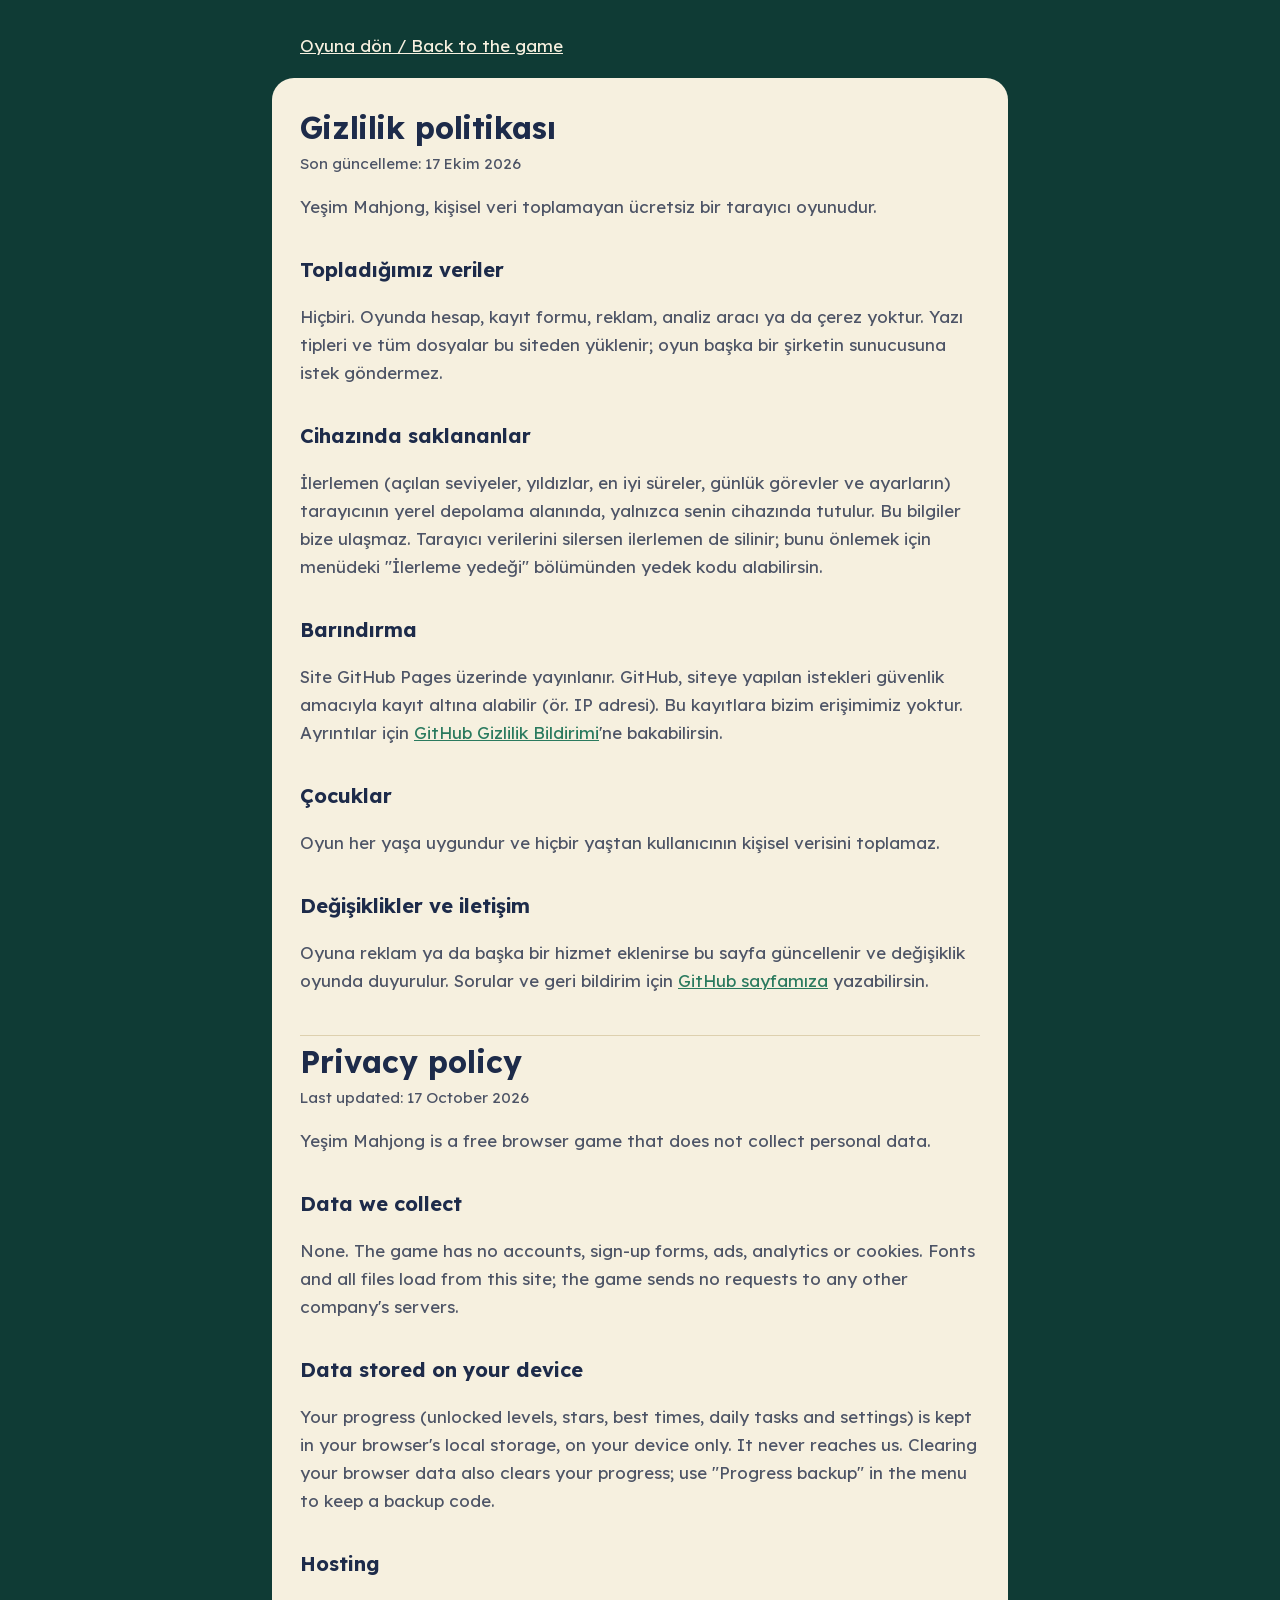
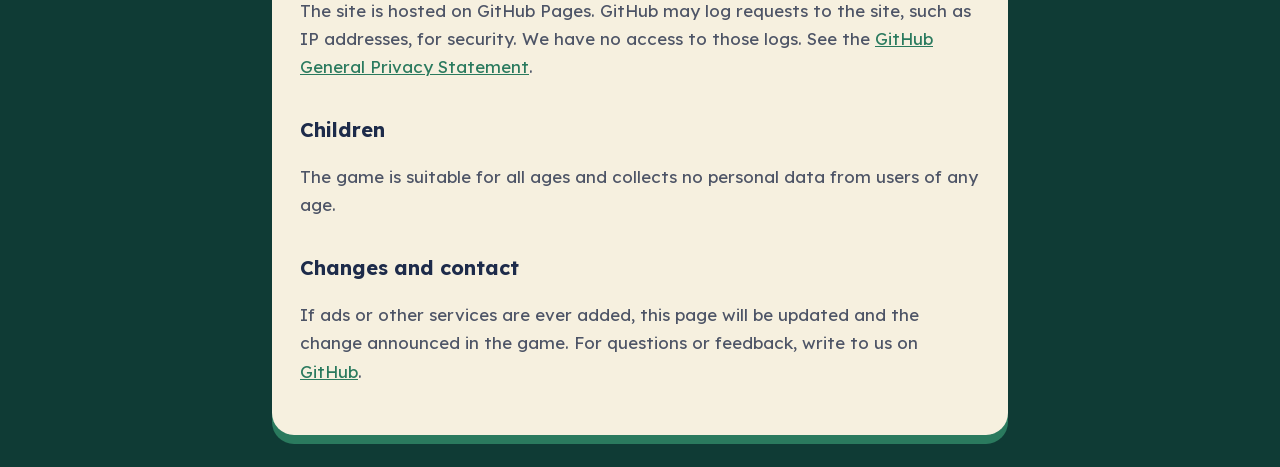
<file: docs/gizlilik.html>
<!doctype html>
<html lang="tr">
<head>
<meta charset="utf-8">
<meta name="viewport" content="width=device-width, initial-scale=1">
<title>Gizlilik – Yeşim Mahjong</title>
<meta name="description" content="Yeşim Mahjong gizlilik politikası. Privacy policy.">
<link rel="icon" href="icons/favicon-32.png" sizes="32x32" type="image/png">
<link rel="stylesheet" href="fonts/fonts.css">
<style>
  :root { --felt: #0f3b35; --ivory: #f6f0df; --ink: #1d2b4a; --muted: #4d5466; --jade: #2a7a5e; color-scheme: light; }
  body { margin: 0; background: var(--felt); font: 17px/1.65 "Lexend", system-ui, sans-serif; color: var(--ink); padding: 32px 16px; }
  main { max-width: 680px; margin: 0 auto; background: var(--ivory); border-radius: 22px; padding: 32px 28px; box-shadow: 0 9px 0 var(--jade); }
  h1 { font-size: 1.9rem; line-height: 1.2; margin: 0 0 4px; text-wrap: balance; }
  h2 { font-size: 1.25rem; margin: 32px 0 6px; }
  p, li { color: var(--muted); }
  .date { margin-top: 0; font-size: .95rem; }
  hr { border: 0; border-top: 1px solid #ddd0ae; margin: 40px 0 8px; }
  a { color: var(--jade); }
  .back { display: inline-block; margin-bottom: 18px; color: var(--ivory); }
</style>
</head>
<body>
<div style="max-width:680px;margin:0 auto"><a class="back" href="./">Oyuna dön / Back to the game</a></div>
<main>
  <h1>Gizlilik politikası</h1>
  <p class="date">Son güncelleme: 17 Ekim 2026</p>
  <p>Yeşim Mahjong, kişisel veri toplamayan ücretsiz bir tarayıcı oyunudur.</p>

  <h2>Topladığımız veriler</h2>
  <p>Hiçbiri. Oyunda hesap, kayıt formu, reklam, analiz aracı ya da çerez yoktur. Yazı tipleri ve tüm dosyalar bu siteden yüklenir; oyun başka bir şirketin sunucusuna istek göndermez.</p>

  <h2>Cihazında saklananlar</h2>
  <p>İlerlemen (açılan seviyeler, yıldızlar, en iyi süreler, günlük görevler ve ayarların) tarayıcının yerel depolama alanında, yalnızca senin cihazında tutulur. Bu bilgiler bize ulaşmaz. Tarayıcı verilerini silersen ilerlemen de silinir; bunu önlemek için menüdeki "İlerleme yedeği" bölümünden yedek kodu alabilirsin.</p>

  <h2>Barındırma</h2>
  <p>Site GitHub Pages üzerinde yayınlanır. GitHub, siteye yapılan istekleri güvenlik amacıyla kayıt altına alabilir (ör. IP adresi). Bu kayıtlara bizim erişimimiz yoktur. Ayrıntılar için <a href="https://docs.github.com/site-policy/privacy-policies/github-general-privacy-statement" target="_blank" rel="noopener">GitHub Gizlilik Bildirimi</a>'ne bakabilirsin.</p>

  <h2>Çocuklar</h2>
  <p>Oyun her yaşa uygundur ve hiçbir yaştan kullanıcının kişisel verisini toplamaz.</p>

  <h2>Değişiklikler ve iletişim</h2>
  <p>Oyuna reklam ya da başka bir hizmet eklenirse bu sayfa güncellenir ve değişiklik oyunda duyurulur. Sorular ve geri bildirim için <a href="https://github.com/Merterden-sw/yesim-mahjong/issues" target="_blank" rel="noopener">GitHub sayfamıza</a> yazabilirsin.</p>

  <hr>

  <h1 lang="en">Privacy policy</h1>
  <div lang="en">
    <p class="date">Last updated: 17 October 2026</p>
    <p>Yeşim Mahjong is a free browser game that does not collect personal data.</p>
    <h2>Data we collect</h2>
    <p>None. The game has no accounts, sign-up forms, ads, analytics or cookies. Fonts and all files load from this site; the game sends no requests to any other company's servers.</p>
    <h2>Data stored on your device</h2>
    <p>Your progress (unlocked levels, stars, best times, daily tasks and settings) is kept in your browser's local storage, on your device only. It never reaches us. Clearing your browser data also clears your progress; use "Progress backup" in the menu to keep a backup code.</p>
    <h2>Hosting</h2>
    <p>The site is hosted on GitHub Pages. GitHub may log requests to the site, such as IP addresses, for security. We have no access to those logs. See the <a href="https://docs.github.com/site-policy/privacy-policies/github-general-privacy-statement" target="_blank" rel="noopener">GitHub General Privacy Statement</a>.</p>
    <h2>Children</h2>
    <p>The game is suitable for all ages and collects no personal data from users of any age.</p>
    <h2>Changes and contact</h2>
    <p>If ads or other services are ever added, this page will be updated and the change announced in the game. For questions or feedback, write to us on <a href="https://github.com/Merterden-sw/yesim-mahjong/issues" target="_blank" rel="noopener">GitHub</a>.</p>
  </div>
</main>
</body>
</html>
</file>
<file: docs/fonts/fonts.css>
@font-face {
  font-family: 'Lexend';
  font-style: normal;
  font-weight: 400;
  font-display: swap;
  src: url(f-7b6d6cd124.woff2) format('woff2');
  unicode-range: U+0100-02BA, U+02BD-02C5, U+02C7-02CC, U+02CE-02D7, U+02DD-02FF, U+0304, U+0308, U+0329, U+1D00-1DBF, U+1E00-1E9F, U+1EF2-1EFF, U+2020, U+20A0-20AB, U+20AD-20C4, U+2113, U+2C60-2C7F, U+A720-A7FF;
}
@font-face {
  font-family: 'Lexend';
  font-style: normal;
  font-weight: 400;
  font-display: swap;
  src: url(f-0bc4139f48.woff2) format('woff2');
  unicode-range: U+0000-00FF, U+0131, U+0152-0153, U+02BB-02BC, U+02C6, U+02DA, U+02DC, U+0304, U+0308, U+0329, U+2000-206F, U+20AC, U+2122, U+2191, U+2193, U+2212, U+2215, U+FEFF, U+FFFD;
}
@font-face {
  font-family: 'Lexend';
  font-style: normal;
  font-weight: 500;
  font-display: swap;
  src: url(f-7b6d6cd124.woff2) format('woff2');
  unicode-range: U+0100-02BA, U+02BD-02C5, U+02C7-02CC, U+02CE-02D7, U+02DD-02FF, U+0304, U+0308, U+0329, U+1D00-1DBF, U+1E00-1E9F, U+1EF2-1EFF, U+2020, U+20A0-20AB, U+20AD-20C4, U+2113, U+2C60-2C7F, U+A720-A7FF;
}
@font-face {
  font-family: 'Lexend';
  font-style: normal;
  font-weight: 500;
  font-display: swap;
  src: url(f-0bc4139f48.woff2) format('woff2');
  unicode-range: U+0000-00FF, U+0131, U+0152-0153, U+02BB-02BC, U+02C6, U+02DA, U+02DC, U+0304, U+0308, U+0329, U+2000-206F, U+20AC, U+2122, U+2191, U+2193, U+2212, U+2215, U+FEFF, U+FFFD;
}
@font-face {
  font-family: 'Lexend';
  font-style: normal;
  font-weight: 700;
  font-display: swap;
  src: url(f-7b6d6cd124.woff2) format('woff2');
  unicode-range: U+0100-02BA, U+02BD-02C5, U+02C7-02CC, U+02CE-02D7, U+02DD-02FF, U+0304, U+0308, U+0329, U+1D00-1DBF, U+1E00-1E9F, U+1EF2-1EFF, U+2020, U+20A0-20AB, U+20AD-20C4, U+2113, U+2C60-2C7F, U+A720-A7FF;
}
@font-face {
  font-family: 'Lexend';
  font-style: normal;
  font-weight: 700;
  font-display: swap;
  src: url(f-0bc4139f48.woff2) format('woff2');
  unicode-range: U+0000-00FF, U+0131, U+0152-0153, U+02BB-02BC, U+02C6, U+02DA, U+02DC, U+0304, U+0308, U+0329, U+2000-206F, U+20AC, U+2122, U+2191, U+2193, U+2212, U+2215, U+FEFF, U+FFFD;
}
@font-face {
  font-family: 'Noto Serif TC';
  font-style: normal;
  font-weight: 700;
  font-display: swap;
  src: url(f-2f9c284de2.woff2) format('woff2');
  unicode-range: U+4e00, U+4e03, U+4e09, U+4e2d, U+4e5d, U+4e8c, U+4e94, U+516b, U+516d, U+51ac, U+5317, U+5357, U+56db, U+590f, U+6625, U+6771, U+6885, U+767c, U+79cb, U+7af9, U+83ca, U+842c, U+862d, U+897f;
}
</file>
